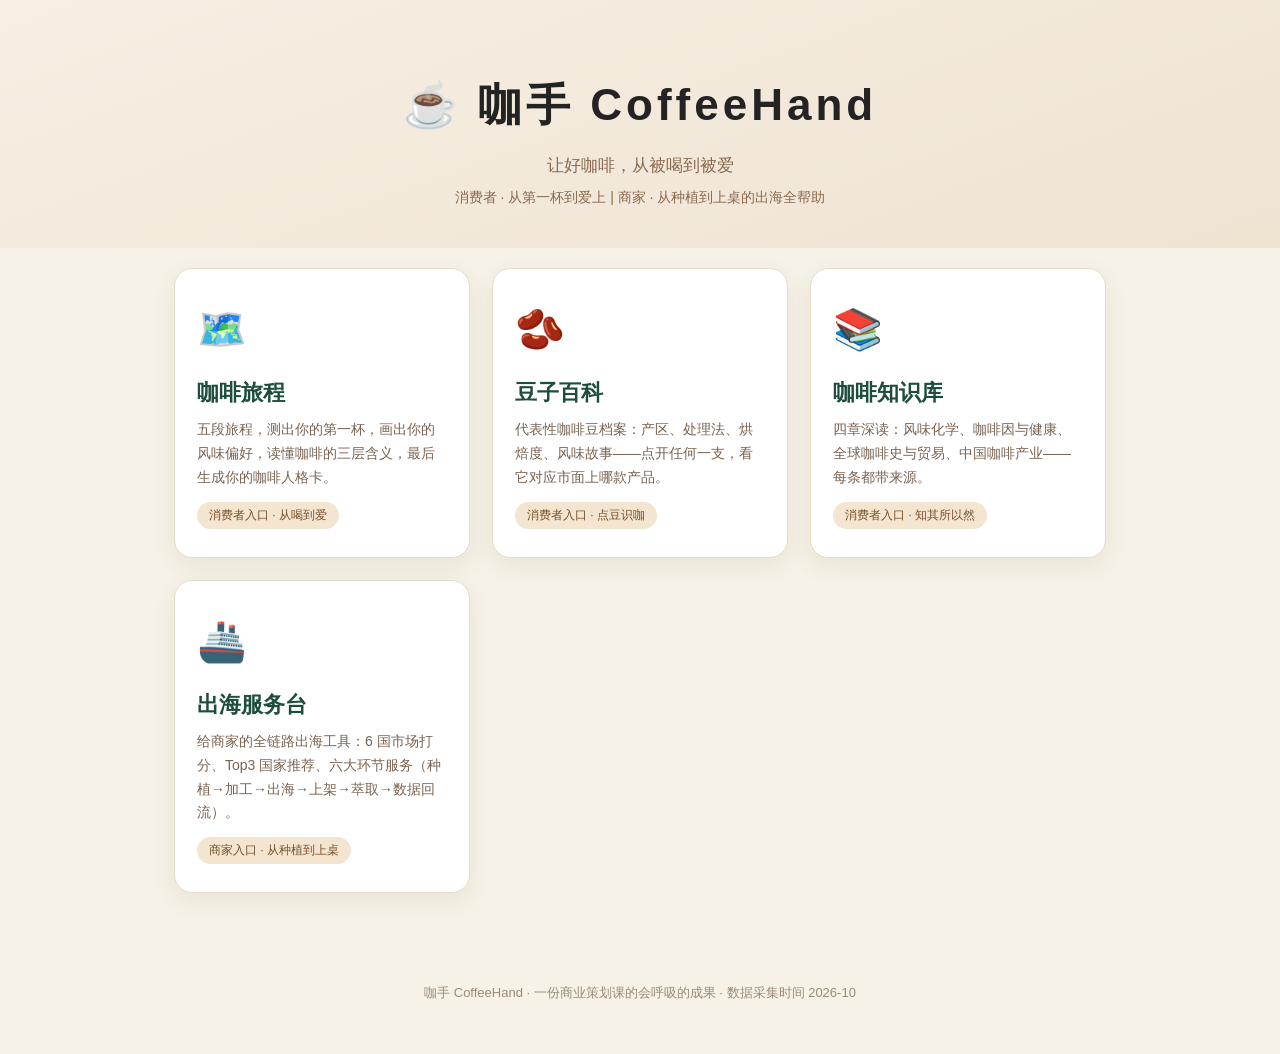
<file: index.html>
<!DOCTYPE html>
<html lang="zh-CN">
<head>
<meta charset="UTF-8">
<meta name="viewport" content="width=device-width, initial-scale=1.0">
<title>咖手 CoffeeHand · 让好咖啡，从被喝到被爱</title>
<link rel="stylesheet" href="styles.css">
<style>
  .home-hero { text-align:center; padding:70px 20px 40px; background:linear-gradient(160deg,#f7efe4 0%,#efe3d2 100%); }
  .home-hero h1 { font-size:44px; letter-spacing:4px; }
  .home-hero .sub { color:#8a6a4f; font-size:17px; margin-top:12px; }
  .doors { display:grid; grid-template-columns:repeat(auto-fit,minmax(240px,1fr)); gap:22px; padding:20px 34px 60px; max-width:1000px; margin:0 auto; }
  .door { background:#fff; border-radius:18px; padding:28px 22px; text-decoration:none; color:#3f2e22;
          box-shadow:0 8px 24px rgba(63,46,34,.08); transition:transform .2s, box-shadow .2s; display:block; position:relative; }
  .door:hover { transform:translateY(-6px); box-shadow:0 16px 34px rgba(63,46,34,.16); }
  .door .icon { font-size:40px; }
  .door h2 { font-size:22px; margin:14px 0 8px; }
  .door p { color:#7a6250; font-size:14px; line-height:1.7; }
  .door .tag { display:inline-block; background:#f3e5d0; color:#7a4f2a; border-radius:999px; padding:4px 12px; font-size:12px; margin-top:12px; }
  .foot { text-align:center; color:#9b8a78; padding:30px 0 50px; font-size:13px; }
</style>
</head>
<body>
  <div class="home-hero">
    <h1>☕ 咖手 CoffeeHand</h1>
    <p class="sub">让好咖啡，从被喝到被爱</p>
    <p class="sub" style="font-size:14px;margin-top:6px;">消费者 · 从第一杯到爱上 | 商家 · 从种植到上桌的出海全帮助</p>
  </div>

  <div class="doors">
    <a class="door" href="journey.html">
      <div class="icon">🗺️</div>
      <h2>咖啡旅程</h2>
      <p>五段旅程，测出你的第一杯，画出你的风味偏好，读懂咖啡的三层含义，最后生成你的咖啡人格卡。</p>
      <span class="tag">消费者入口 · 从喝到爱</span>
    </a>
    <a class="door" href="beans.html">
      <div class="icon">🫘</div>
      <h2>豆子百科</h2>
      <p>代表性咖啡豆档案：产区、处理法、烘焙度、风味故事——点开任何一支，看它对应市面上哪款产品。</p>
      <span class="tag">消费者入口 · 点豆识咖</span>
    </a>
    <a class="door" href="knowledge.html">
      <div class="icon">📚</div>
      <h2>咖啡知识库</h2>
      <p>四章深读：风味化学、咖啡因与健康、全球咖啡史与贸易、中国咖啡产业——每条都带来源。</p>
      <span class="tag">消费者入口 · 知其所以然</span>
    </a>
    <a class="door" href="market.html">
      <div class="icon">🚢</div>
      <h2>出海服务台</h2>
      <p>给商家的全链路出海工具：6 国市场打分、Top3 国家推荐、六大环节服务（种植→加工→出海→上架→萃取→数据回流）。</p>
      <span class="tag">商家入口 · 从种植到上桌</span>
    </a>
  </div>

  <div class="foot">咖手 CoffeeHand · 一份商业策划课的会呼吸的成果 · 数据采集时间 2026-10</div>
</body>
</html>
</file>
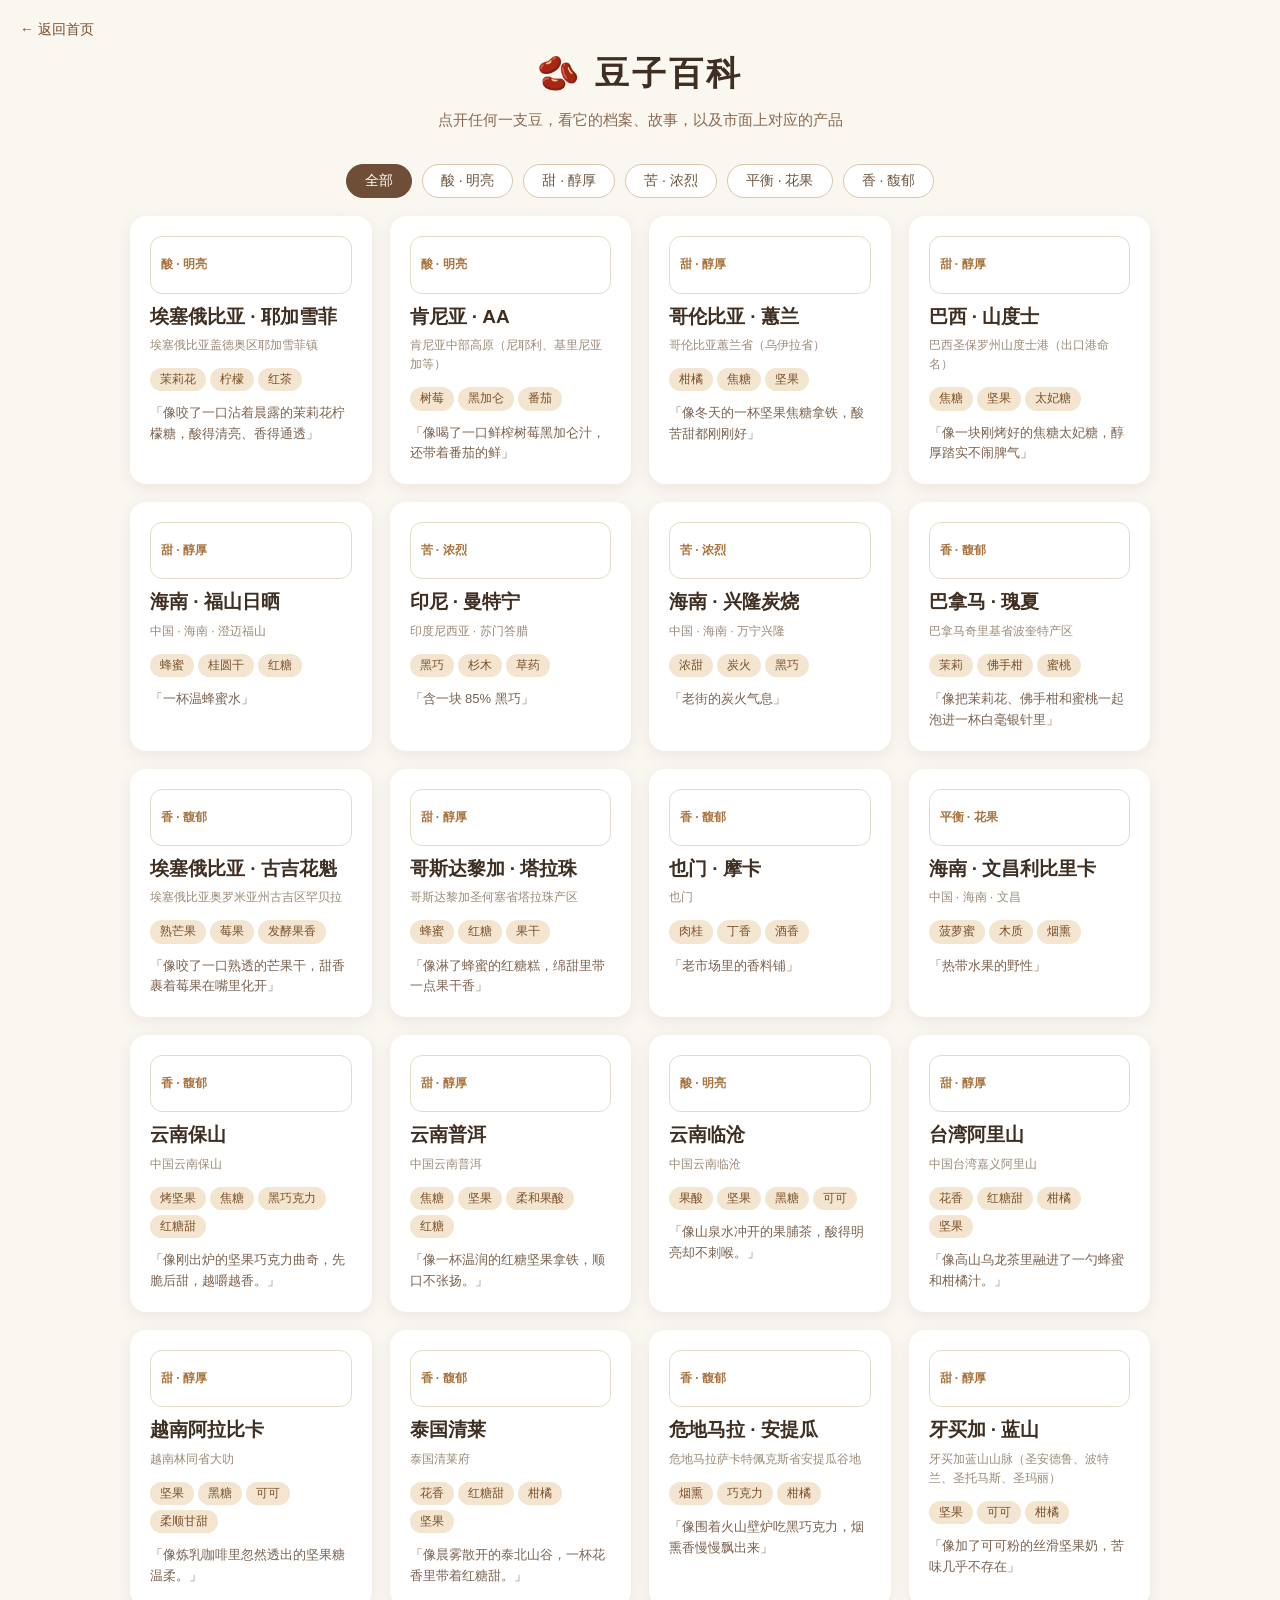
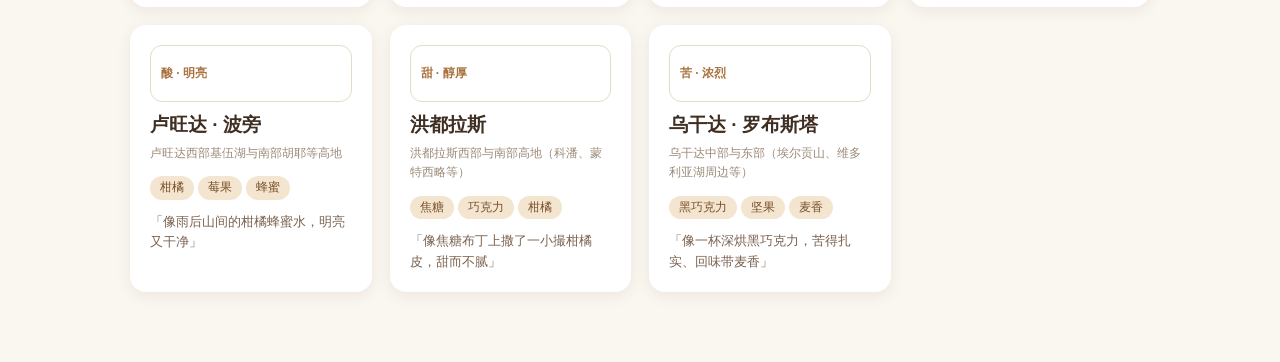
<file: beans.html>
<!DOCTYPE html>
<html lang="zh-CN">
<head>
<meta charset="UTF-8">
<meta name="viewport" content="width=device-width, initial-scale=1.0">
<title>咖手 · 豆子百科</title>
<link rel="stylesheet" href="styles.css">
<style>
  body { background:#faf6f0; color:#3f2e22; margin:0; font-family:"Microsoft YaHei","PingFang SC",sans-serif; }
  .beans-wrap { max-width:1060px; margin:0 auto; padding:0 20px 70px; }
  .beans-header { text-align:center; padding:46px 10px 10px; }
  .beans-header h1 { font-size:34px; letter-spacing:3px; margin:0; }
  .beans-header .sub { color:#8a6a4f; margin-top:8px; font-size:15px; }
  .home-link { position:absolute; top:18px; left:20px; color:#7a4f2a; text-decoration:none; font-size:14px; }
  .filters { display:flex; gap:10px; justify-content:center; flex-wrap:wrap; margin:22px 0 8px; }
  .filter { border:1px solid #d8c6ae; background:#fff; color:#6b543f; border-radius:999px; padding:7px 18px; cursor:pointer; font-size:14px; }
  .filter.active { background:#6f4e37; color:#fff; border-color:#6f4e37; }
  .bean-grid { display:grid; grid-template-columns:repeat(auto-fill,minmax(240px,1fr)); gap:18px; margin-top:18px; }
  .bean-card { background:#fff; border-radius:16px; padding:20px; cursor:pointer; box-shadow:0 4px 16px rgba(63,46,34,.07); transition:transform .15s; }
  .bean-card:hover { transform:translateY(-4px); }
  .bean-card .axis { font-size:12px; color:#a9743f; font-weight:bold; }
  .bean-card h3 { margin:8px 0 4px; font-size:19px; }
  .bean-card .region { color:#9b8a78; font-size:12px; margin-bottom:10px; }
  .bean-card .flavors span { display:inline-block; background:#f3e5d0; color:#7a4f2a; border-radius:999px; padding:2px 10px; font-size:12px; margin:2px 4px 2px 0; }
  .bean-card .like { margin-top:10px; color:#7a6250; font-size:13px; }
  .overlay { position:fixed; inset:0; background:rgba(30,20,12,.55); display:none; align-items:center; justify-content:center; z-index:50; padding:18px; }
  .overlay.show { display:flex; }
  .detail { background:#fff; border-radius:20px; max-width:680px; width:100%; max-height:88vh; overflow:auto; padding:30px 32px; position:relative; }
  .detail .close { position:absolute; top:14px; right:18px; font-size:26px; cursor:pointer; color:#9b8a78; background:none; border:none; }
  .detail h2 { margin:0 0 4px; font-size:26px; }
  .detail .axis-tag { display:inline-block; background:#6f4e37; color:#fff; border-radius:999px; padding:3px 12px; font-size:12px; }
  .detail .meta { margin:12px 0; background:#faf3ea; border-radius:12px; padding:14px 16px; font-size:14px; line-height:2; }
  .detail .meta b { color:#6f4e37; }
  .detail h4 { margin:18px 0 6px; color:#6f4e37; font-size:15px; border-left:4px solid #c89a6a; padding-left:8px; }
  .detail p { line-height:1.9; font-size:14.5px; color:#4a3728; }
  .detail .facts li { font-size:13px; color:#8a6a4f; margin:4px 0; }
  .drink-item { border:1px solid #eadfce; border-radius:12px; padding:12px 14px; margin:8px 0; font-size:14px; }
  .drink-item .dr-name { font-weight:bold; color:#3f2e22; }
  .drink-item .dr-meta { color:#8a6a4f; font-size:12.5px; margin-top:4px; line-height:1.7; }
  .drink-item a { color:#a9743f; font-size:12.5px; text-decoration:none; }
  .warn { font-size:12px; color:#b08758; margin-top:8px; }
  .similar a { display:inline-block; background:#f3e5d0; color:#7a4f2a; text-decoration:none; border-radius:999px; padding:5px 14px; font-size:13px; margin:4px 6px 0 0; }
  .no-data { color:#9b8a78; font-size:13px; }
</style>
</head>
<body>
<a class="home-link" href="index.html">← 返回首页</a>
<div class="beans-wrap">
  <div class="beans-header">
    <h1>🫘 豆子百科</h1>
    <div class="sub">点开任何一支豆，看它的档案、故事，以及市面上对应的产品</div>
  </div>
  <div class="filters" id="filters">
    <button class="filter active" data-axis="all">全部</button>
    <button class="filter" data-axis="sour">酸 · 明亮</button>
    <button class="filter" data-axis="sweet">甜 · 醇厚</button>
    <button class="filter" data-axis="bitter">苦 · 浓烈</button>
    <button class="filter" data-axis="floral">平衡 · 花果</button>
    <button class="filter" data-axis="aroma">香 · 馥郁</button>
  </div>
  <div class="bean-grid" id="grid"></div>
</div>

<div class="overlay" id="overlay">
  <div class="detail" id="detail"></div>
</div>

<script src="beans.js"></script>
<script src="drinks.js" onerror="window.DRINKS=[]"></script>
<script>
  const AXIS_LABEL = { sour:"酸 · 明亮", sweet:"甜 · 醇厚", bitter:"苦 · 浓烈", floral:"平衡 · 花果", aroma:"香 · 馥郁" };
  let currentFilter = "all";
  const grid = document.getElementById("grid");
  const overlay = document.getElementById("overlay");
  const detail = document.getElementById("detail");

  function renderGrid(){
    const list = BEANS.filter(b => currentFilter === "all" || b.axis === currentFilter);
    grid.innerHTML = list.map(b => `
      <div class="bean-card" onclick="openBean('${b.id}')">
        <div class="axis">${AXIS_LABEL[b.axis] || b.axis}</div>
        <h3>${b.name}</h3>
        <div class="region">${b.region}</div>
        <div class="flavors">${b.flavors.map(f => `<span>${f}</span>`).join("")}</div>
        <div class="like">「${b.like}」</div>
      </div>`).join("");
  }

  function openBean(id){
    const b = BEANS.find(x => x.id === id);
    if(!b) return;
    const drinks = drinkMatches(b);
    const conf = b.confidence === "低" ? '<span class="axis-tag" style="background:#b08758;margin-left:8px">低置信 · 待核实</span>' : "";
    const secs = b.sections ? [
      ["产地档案", b.sections.origin],
      ["风味科学", b.sections.science],
      ["历史故事", b.sections.history],
      ["冲煮指南", b.sections.brew],
      ["健康与文化", b.sections.culture],
      ["市售对应", b.sections.market]
    ].filter(s => s[1]).map(s => `<h4>${s[0]}</h4><p>${s[1]}</p>`).join("")
    : `<h4>豆子的故事</h4><p>${b.story}</p>
      <h4>怎么冲</h4><p>${b.brew}</p>
      <h4>可查证的事实</h4><ul class="facts">${(b.facts||[]).map(f => `<li>${f}</li>`).join("")}</ul>`;
    const srcs = (b.sources || []).map(s => `<a href="${s.url}" target="_blank">${s.label} ↗</a>`).join(" ");
    detail.innerHTML = `
      <button class="close" onclick="overlay.classList.remove('show')">×</button>
      <h2>${b.name}</h2>
      <span class="axis-tag">${AXIS_LABEL[b.axis] || b.axis}</span>${conf}
      <div class="meta">
        <b>产区：</b>${b.region}<br>
        <b>品种：</b>${b.variety}<br>
        <b>处理法：</b>${b.process}　<b>烘焙度：</b>${b.roast}<br>
        <b>风味：</b>${b.flavors.join(" / ")}<br>
        <b>喝起来像：</b>「${b.like}」
      </div>
      ${secs}
      <h4>市售对应产品</h4>
      <div id="drink-box">${renderDrinks(drinks)}</div>
      <h4>口味相近的豆</h4>
      <div class="similar">${b.similar.map(s => {
        const sBean = BEANS.find(x => x.id === s);
        return sBean ? `<a onclick="openBean('${sBean.id}')">${sBean.name}</a>` : "";
      }).join("")}</div>
      ${srcs ? `<div class="warn">来源：${srcs} · 采集 2026-10</div>` : ""}
    `;
    overlay.classList.add("show");
  }

  function drinkAxis(d){
    const f = (d.flavor || "") + (d.beans || "");
    if (f.indexOf("偏酸") !== -1) return "sour";
    if (f.indexOf("偏苦") !== -1) return "bitter";
    if (f.indexOf("偏甜") !== -1) return "sweet";
    if (f.indexOf("偏香") !== -1) return "aroma";
    return "";
  }

  function drinkMatches(bean){
    if(!window.DRINKS || !window.DRINKS.length) return [];
    const short = (bean.name || "").split(" · ")[1] || bean.name;
    return window.DRINKS.filter(d => drinkAxis(d) === bean.axis || ((d.beans||"").indexOf(short) !== -1)).slice(0,4);
  }

  function renderDrinks(drinks){
    if(!drinks || !drinks.length) return `<div class="no-data">市售对应数据库整理中（调研完成后自动点亮）。</div>`;
    return drinks.map(d => {
      const conf = d.confidence === "低" ? `<span style="color:#b08758">（用豆信息置信度低 · 仅供参考）</span>` : "";
      const unpub = d.unpublished ? `<br><span style="color:#b08758">未公开：${d.unpublished}</span>` : "";
      const srcs = (d.source || []).map(u => `<a href="${u}" target="_blank">来源 ↗</a>`).join(" ");
      return `<div class="drink-item">
        <div class="dr-name">${d.brand || ""} · ${d.product || ""}${conf}</div>
        <div class="dr-meta">${d.type || ""} ｜ 用豆：${d.beans || ""} ｜ ${d.flavor || ""}${unpub}<br>${d.price_cny || ""}</div>
        <div class="dr-src">${srcs}</div>
      </div>`;
    }).join("") + `<div class="warn">数据采集于 2026-10，价格与配方以品牌官方最新信息为准。</div>`;
  }

  document.querySelectorAll(".filter").forEach(btn => {
    btn.addEventListener("click", () => {
      document.querySelectorAll(".filter").forEach(b => b.classList.remove("active"));
      btn.classList.add("active");
      currentFilter = btn.dataset.axis;
      renderGrid();
    });
  });
  overlay.addEventListener("click", e => { if(e.target === overlay) overlay.classList.remove("show"); });
  renderGrid();
  // 深链：从旅程页点豆跳过来（beans.html?id=fushan）自动打开详情
  const qs = new URLSearchParams(location.search);
  if (qs.get("id")) setTimeout(() => openBean(qs.get("id")), 100);
</script>
</body>
</html>
</file>
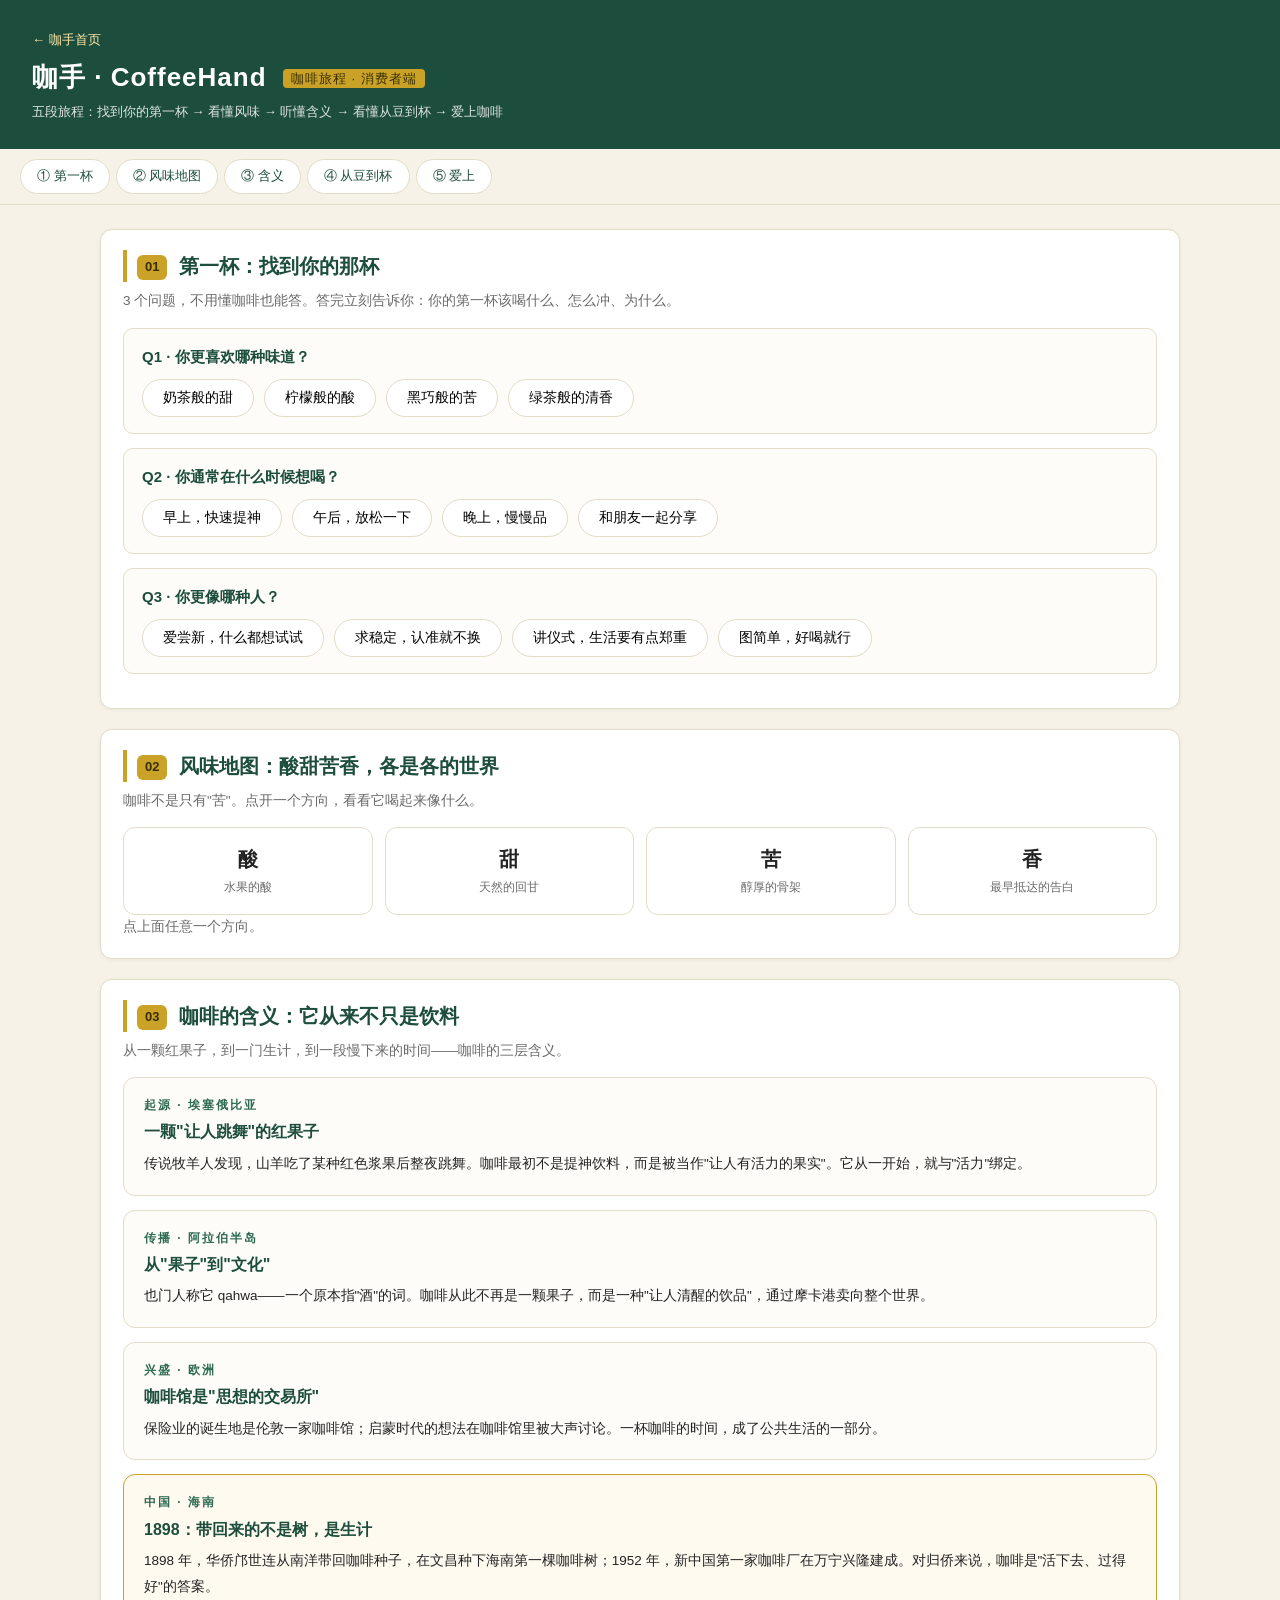
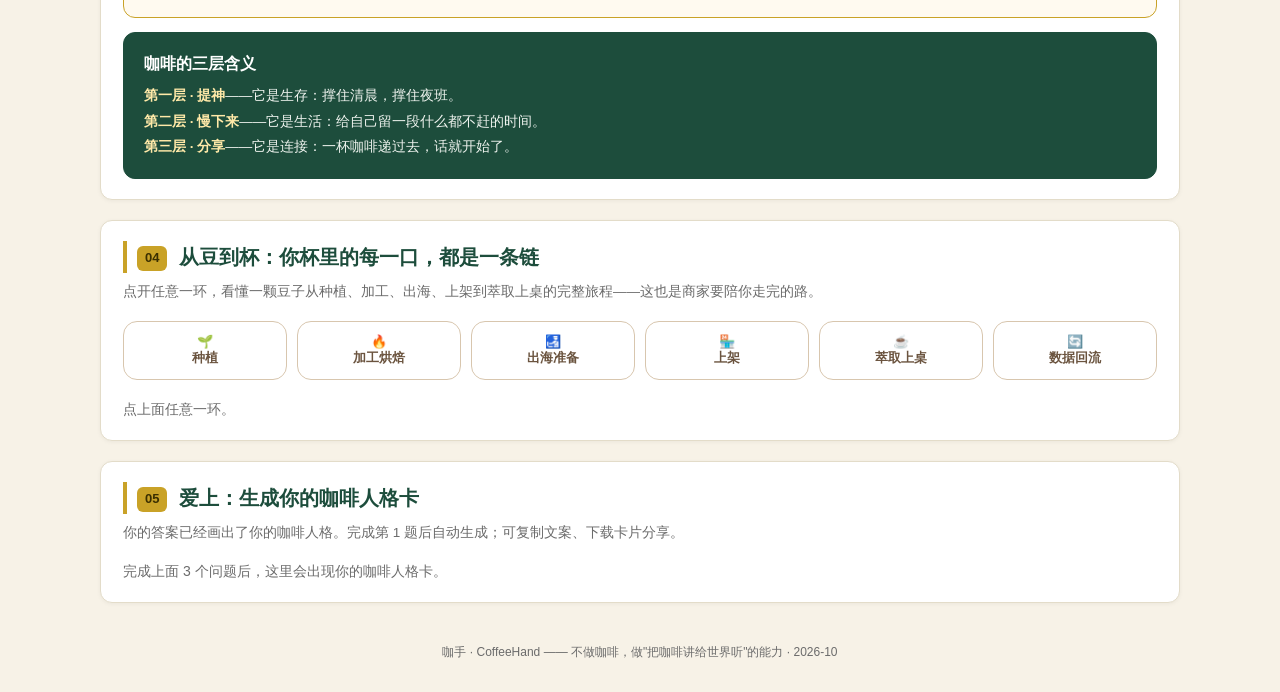
<file: journey.html>
<!DOCTYPE html>
<html lang="zh-CN">
<head>
<meta charset="UTF-8">
<meta name="viewport" content="width=device-width, initial-scale=1.0">
<title>咖啡旅程 —— 从第一杯，到爱上咖啡</title>
<link rel="stylesheet" href="styles.css">
</head>
<body class="journey">
<header>
  <a class="home-link" href="index.html">← 咖手首页</a>
  <div class="brand">咖手 · CoffeeHand <span class="tag">咖啡旅程 · 消费者端</span></div>
  <div class="sub">五段旅程：找到你的第一杯 → 看懂风味 → 听懂含义 → 看懂从豆到杯 → 爱上咖啡</div>
</header>

<nav class="jnav">
  <a href="#s1">① 第一杯</a>
  <a href="#s2">② 风味地图</a>
  <a href="#s3">③ 含义</a>
  <a href="#s4">④ 从豆到杯</a>
  <a href="#s5">⑤ 爱上</a>
</nav>

<main class="wrap">

  <!-- ① 第一杯 -->
  <section class="panel stage" id="s1">
    <h2><span class="st-num">01</span> 第一杯：找到你的那杯</h2>
    <p class="stage-sub">3 个问题，不用懂咖啡也能答。答完立刻告诉你：你的第一杯该喝什么、怎么冲、为什么。</p>

    <div class="q-card" id="q1">
      <h3>Q1 · 你更喜欢哪种味道？</h3>
      <div class="q-opts">
        <button class="q-opt" data-q="1" data-a="sweet">奶茶般的甜</button>
        <button class="q-opt" data-q="1" data-a="sour">柠檬般的酸</button>
        <button class="q-opt" data-q="1" data-a="bitter">黑巧般的苦</button>
        <button class="q-opt" data-q="1" data-a="floral">绿茶般的清香</button>
      </div>
    </div>

    <div class="q-card" id="q2">
      <h3>Q2 · 你通常在什么时候想喝？</h3>
      <div class="q-opts">
        <button class="q-opt" data-q="2" data-a="morning">早上，快速提神</button>
        <button class="q-opt" data-q="2" data-a="afternoon">午后，放松一下</button>
        <button class="q-opt" data-q="2" data-a="night">晚上，慢慢品</button>
        <button class="q-opt" data-q="2" data-a="social">和朋友一起分享</button>
      </div>
    </div>

    <div class="q-card" id="q3">
      <h3>Q3 · 你更像哪种人？</h3>
      <div class="q-opts">
        <button class="q-opt" data-q="3" data-a="adventurer">爱尝新，什么都想试试</button>
        <button class="q-opt" data-q="3" data-a="steady">求稳定，认准就不换</button>
        <button class="q-opt" data-q="3" data-a="ritual">讲仪式，生活要有点郑重</button>
        <button class="q-opt" data-q="3" data-a="simple">图简单，好喝就行</button>
      </div>
    </div>

    <div id="firstCup" style="display:none"></div>
  </section>

  <!-- ② 风味地图 -->
  <section class="panel stage" id="s2">
    <h2><span class="st-num">02</span> 风味地图：酸甜苦香，各是各的世界</h2>
    <p class="stage-sub">咖啡不是只有"苦"。点开一个方向，看看它喝起来像什么。</p>
    <div class="flavor-axes">
      <button class="axis sour" data-axis="sour">酸<br><small>水果的酸</small></button>
      <button class="axis sweet" data-axis="sweet">甜<br><small>天然的回甘</small></button>
      <button class="axis bitter" data-axis="bitter">苦<br><small>醇厚的骨架</small></button>
      <button class="axis aroma" data-axis="aroma">香<br><small>最早抵达的告白</small></button>
    </div>
    <div id="flavorDetail"><p class="placeholder">点上面任意一个方向。</p></div>
  </section>

  <!-- ③ 含义 -->
  <section class="panel stage" id="s3">
    <h2><span class="st-num">03</span> 咖啡的含义：它从来不只是饮料</h2>
    <p class="stage-sub">从一颗红果子，到一门生计，到一段慢下来的时间——咖啡的三层含义。</p>
    <div class="meaning-list">
      <div class="meaning-card">
        <div class="m-time">起源 · 埃塞俄比亚</div>
        <h3>一颗"让人跳舞"的红果子</h3>
        <p>传说牧羊人发现，山羊吃了某种红色浆果后整夜跳舞。咖啡最初不是提神饮料，而是被当作"让人有活力的果实"。它从一开始，就与"活力"绑定。</p>
      </div>
      <div class="meaning-card">
        <div class="m-time">传播 · 阿拉伯半岛</div>
        <h3>从"果子"到"文化"</h3>
        <p>也门人称它 qahwa——一个原本指"酒"的词。咖啡从此不再是一颗果子，而是一种"让人清醒的饮品"，通过摩卡港卖向整个世界。</p>
      </div>
      <div class="meaning-card">
        <div class="m-time">兴盛 · 欧洲</div>
        <h3>咖啡馆是"思想的交易所"</h3>
        <p>保险业的诞生地是伦敦一家咖啡馆；启蒙时代的想法在咖啡馆里被大声讨论。一杯咖啡的时间，成了公共生活的一部分。</p>
      </div>
      <div class="meaning-card hn">
        <div class="m-time">中国 · 海南</div>
        <h3>1898：带回来的不是树，是生计</h3>
        <p>1898 年，华侨邝世连从南洋带回咖啡种子，在文昌种下海南第一棵咖啡树；1952 年，新中国第一家咖啡厂在万宁兴隆建成。对归侨来说，咖啡是"活下去、过得好"的答案。</p>
      </div>
      <div class="meaning-card final">
        <h3>咖啡的三层含义</h3>
        <p><b>第一层 · 提神</b>——它是生存：撑住清晨，撑住夜班。<br>
           <b>第二层 · 慢下来</b>——它是生活：给自己留一段什么都不赶的时间。<br>
           <b>第三层 · 分享</b>——它是连接：一杯咖啡递过去，话就开始了。</p>
      </div>
    </div>
  </section>

  <!-- ④ 从豆到杯 -->
  <section class="panel stage" id="s4">
    <h2><span class="st-num">04</span> 从豆到杯：你杯里的每一口，都是一条链</h2>
    <p class="stage-sub">点开任意一环，看懂一颗豆子从种植、加工、出海、上架到萃取上桌的完整旅程——这也是商家要陪你走完的路。</p>
    <div id="chainSteps" class="chain-steps"></div>
    <div id="chainDetail"><p class="placeholder">点上面任意一环。</p></div>
  </section>

  <!-- ⑤ 爱上 -->
  <section class="panel stage" id="s5">
    <h2><span class="st-num">05</span> 爱上：生成你的咖啡人格卡</h2>
    <p class="stage-sub">你的答案已经画出了你的咖啡人格。完成第 1 题后自动生成；可复制文案、下载卡片分享。</p>
    <div id="persona"><p class="placeholder">完成上面 3 个问题后，这里会出现你的咖啡人格卡。</p></div>
  </section>

</main>
<footer>咖手 · CoffeeHand —— 不做咖啡，做"把咖啡讲给世界听"的能力 · 2026-10</footer>

<script src="chain.js"></script>
<script src="journey.js"></script>
</body>
</html>
</file>
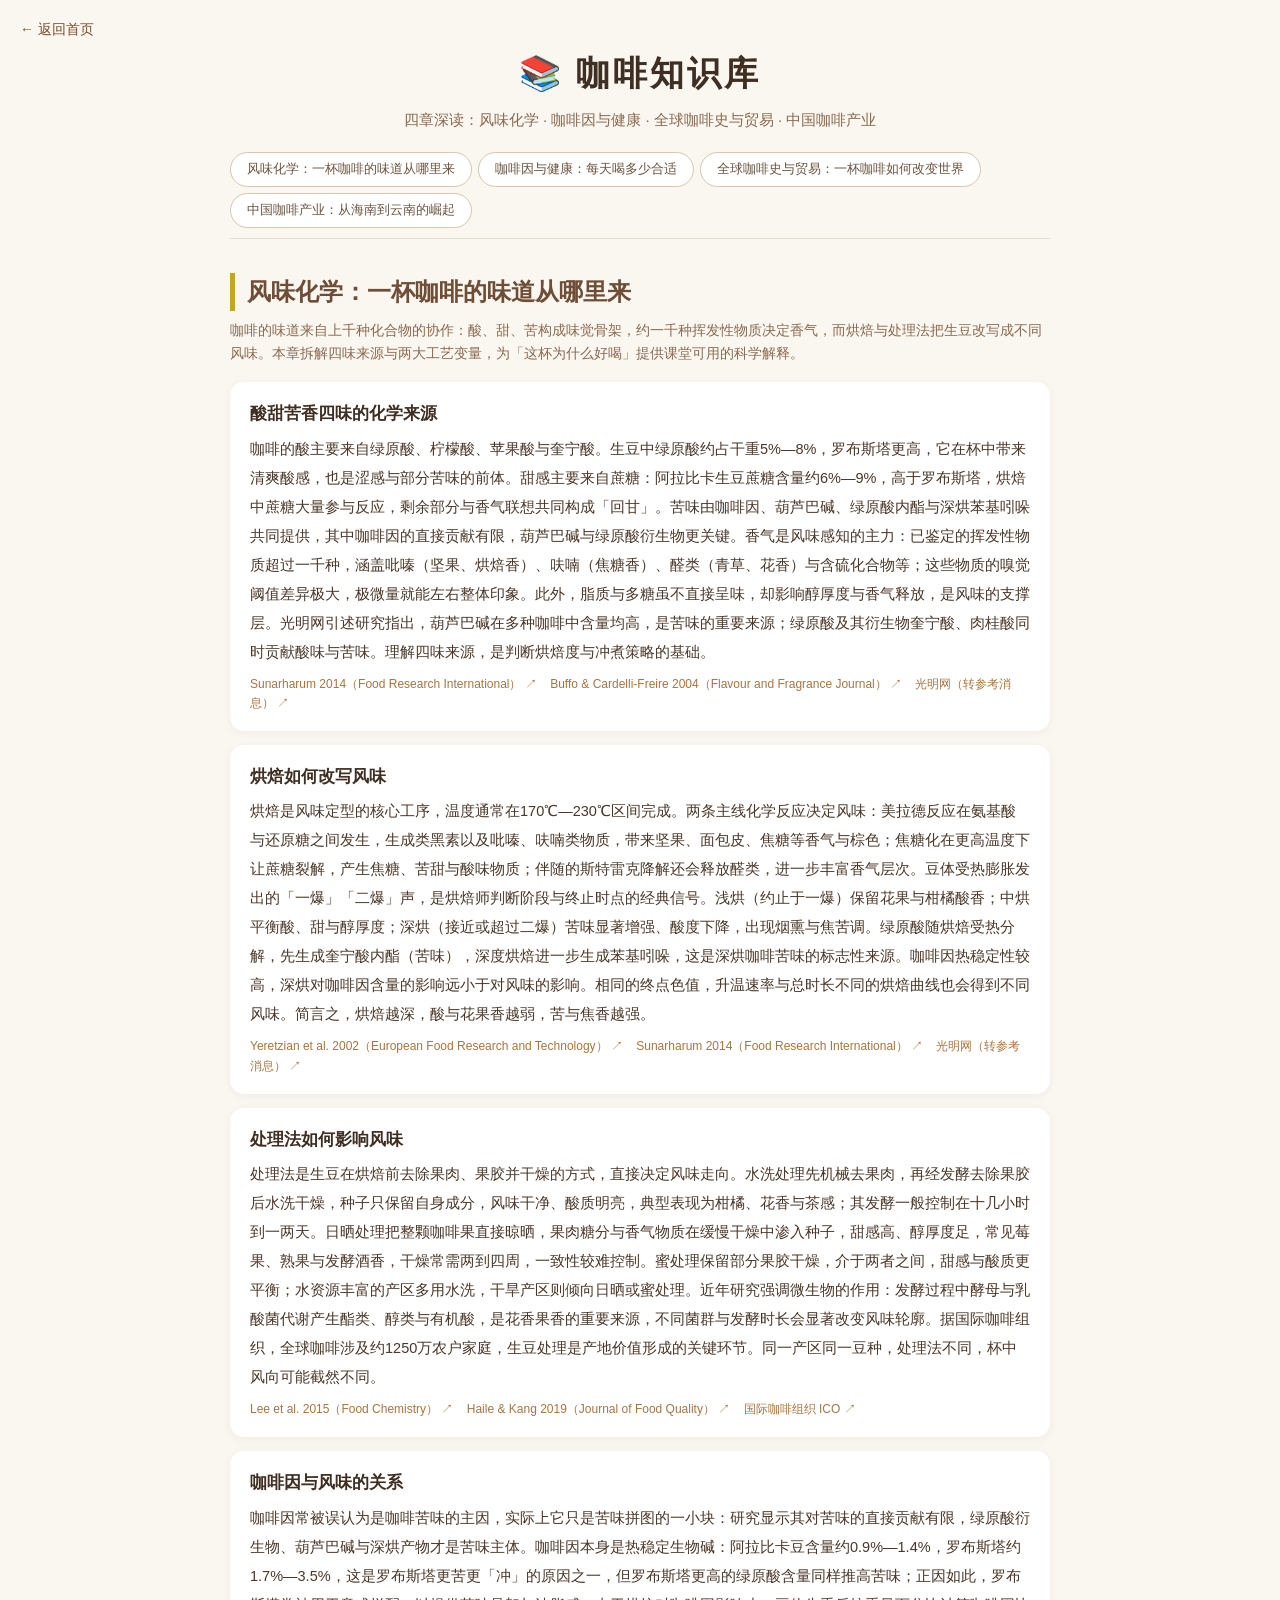
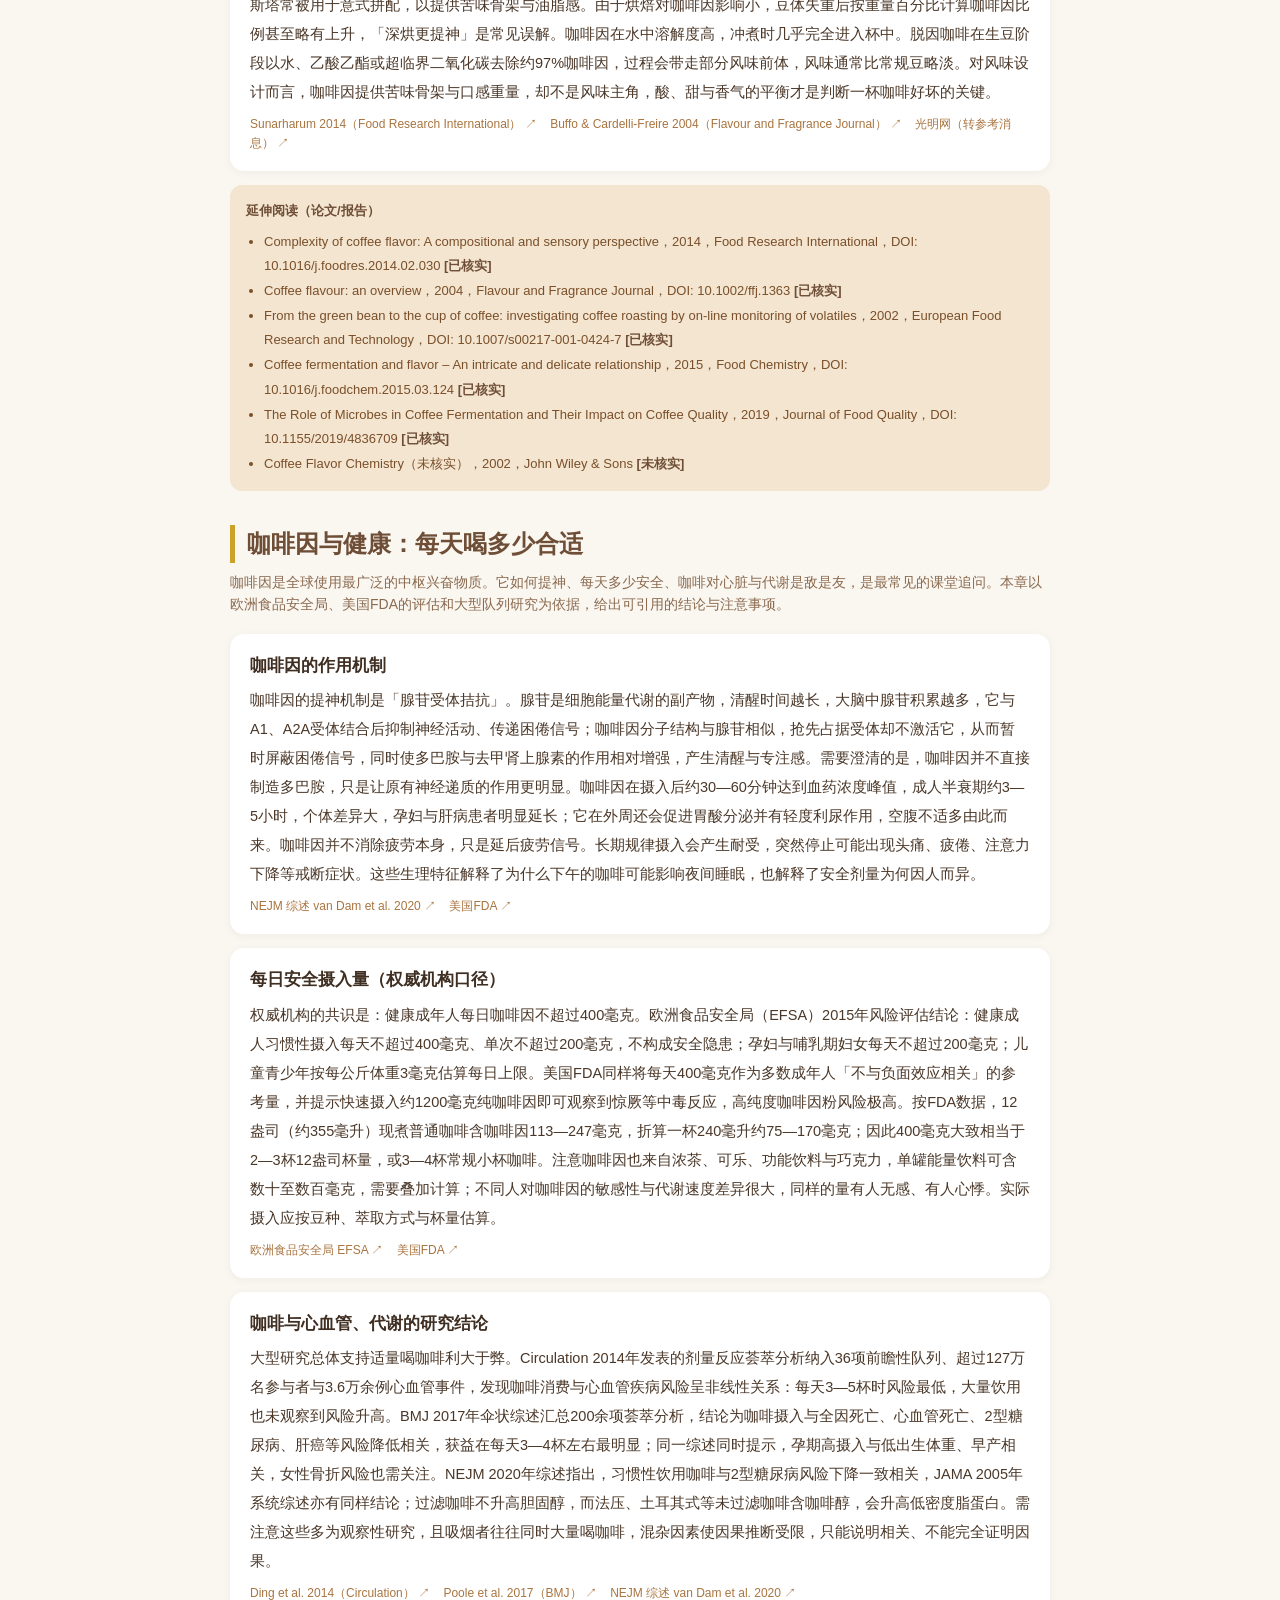
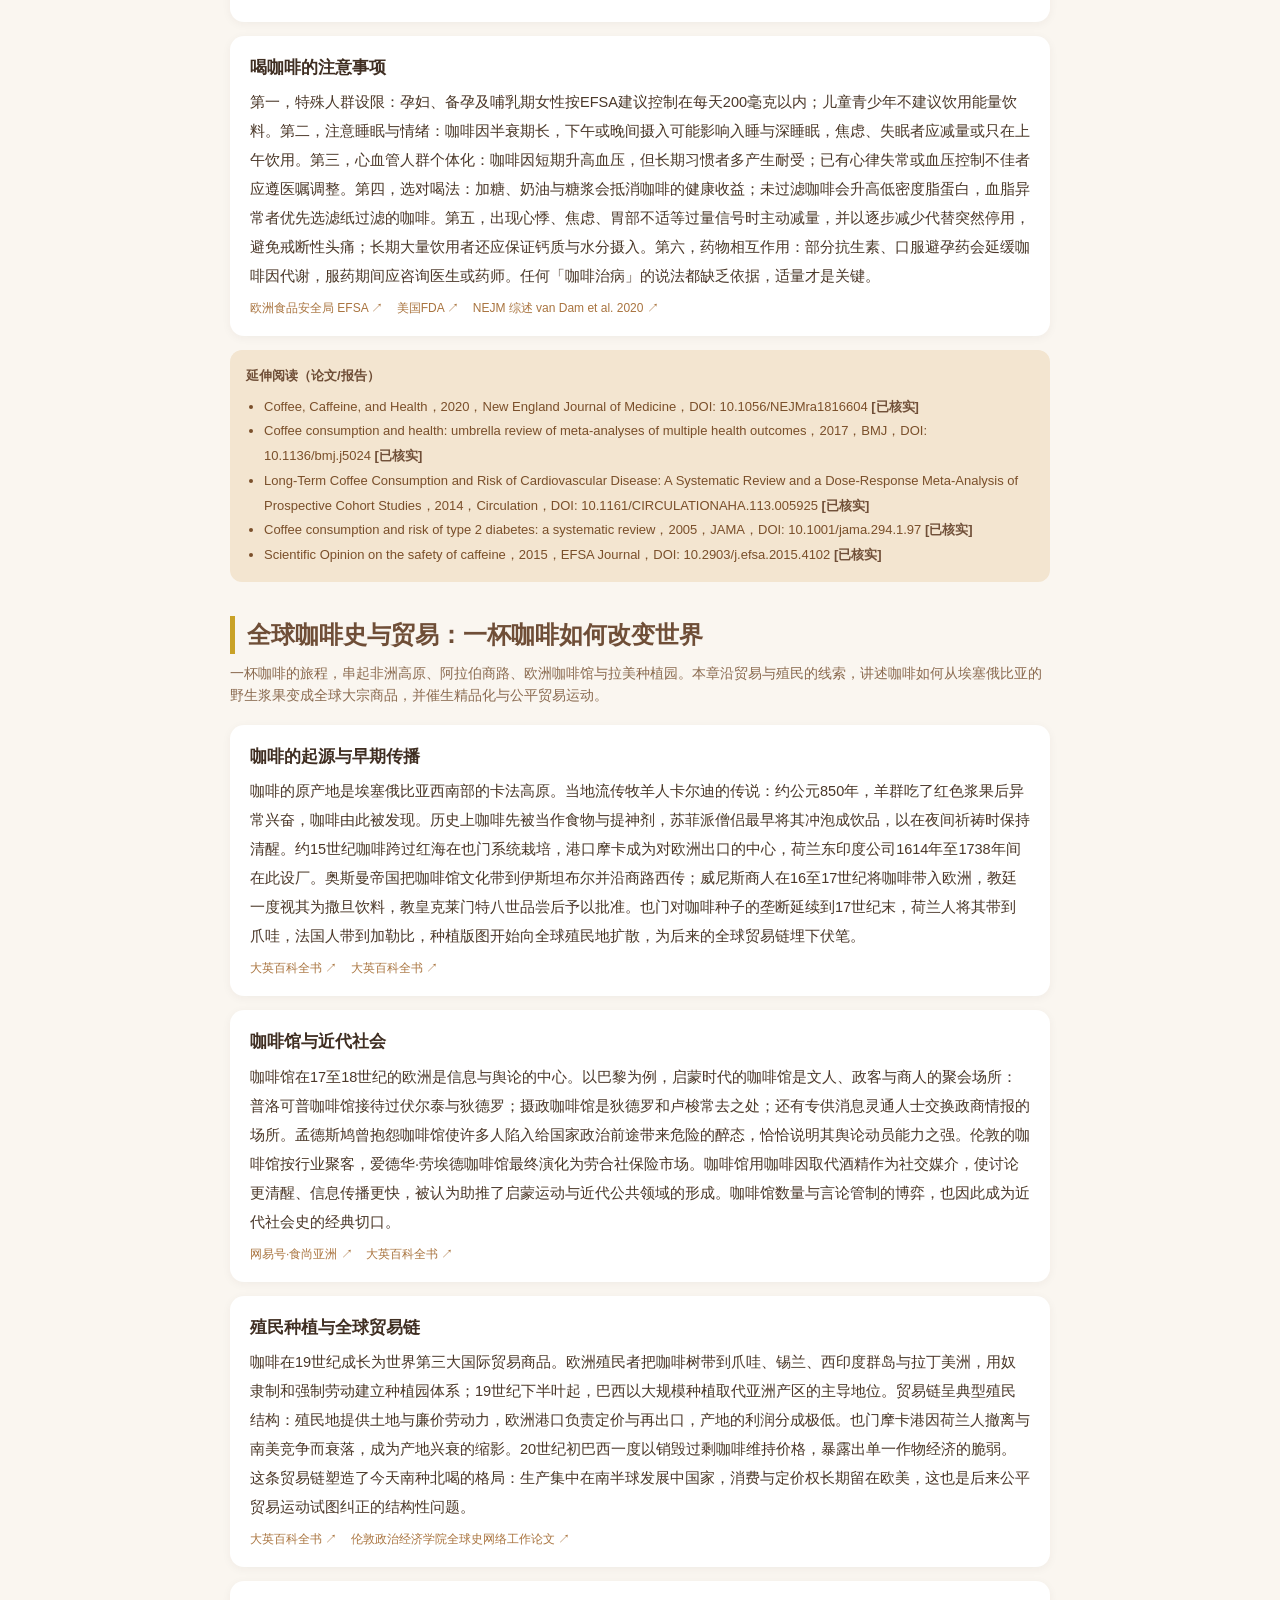
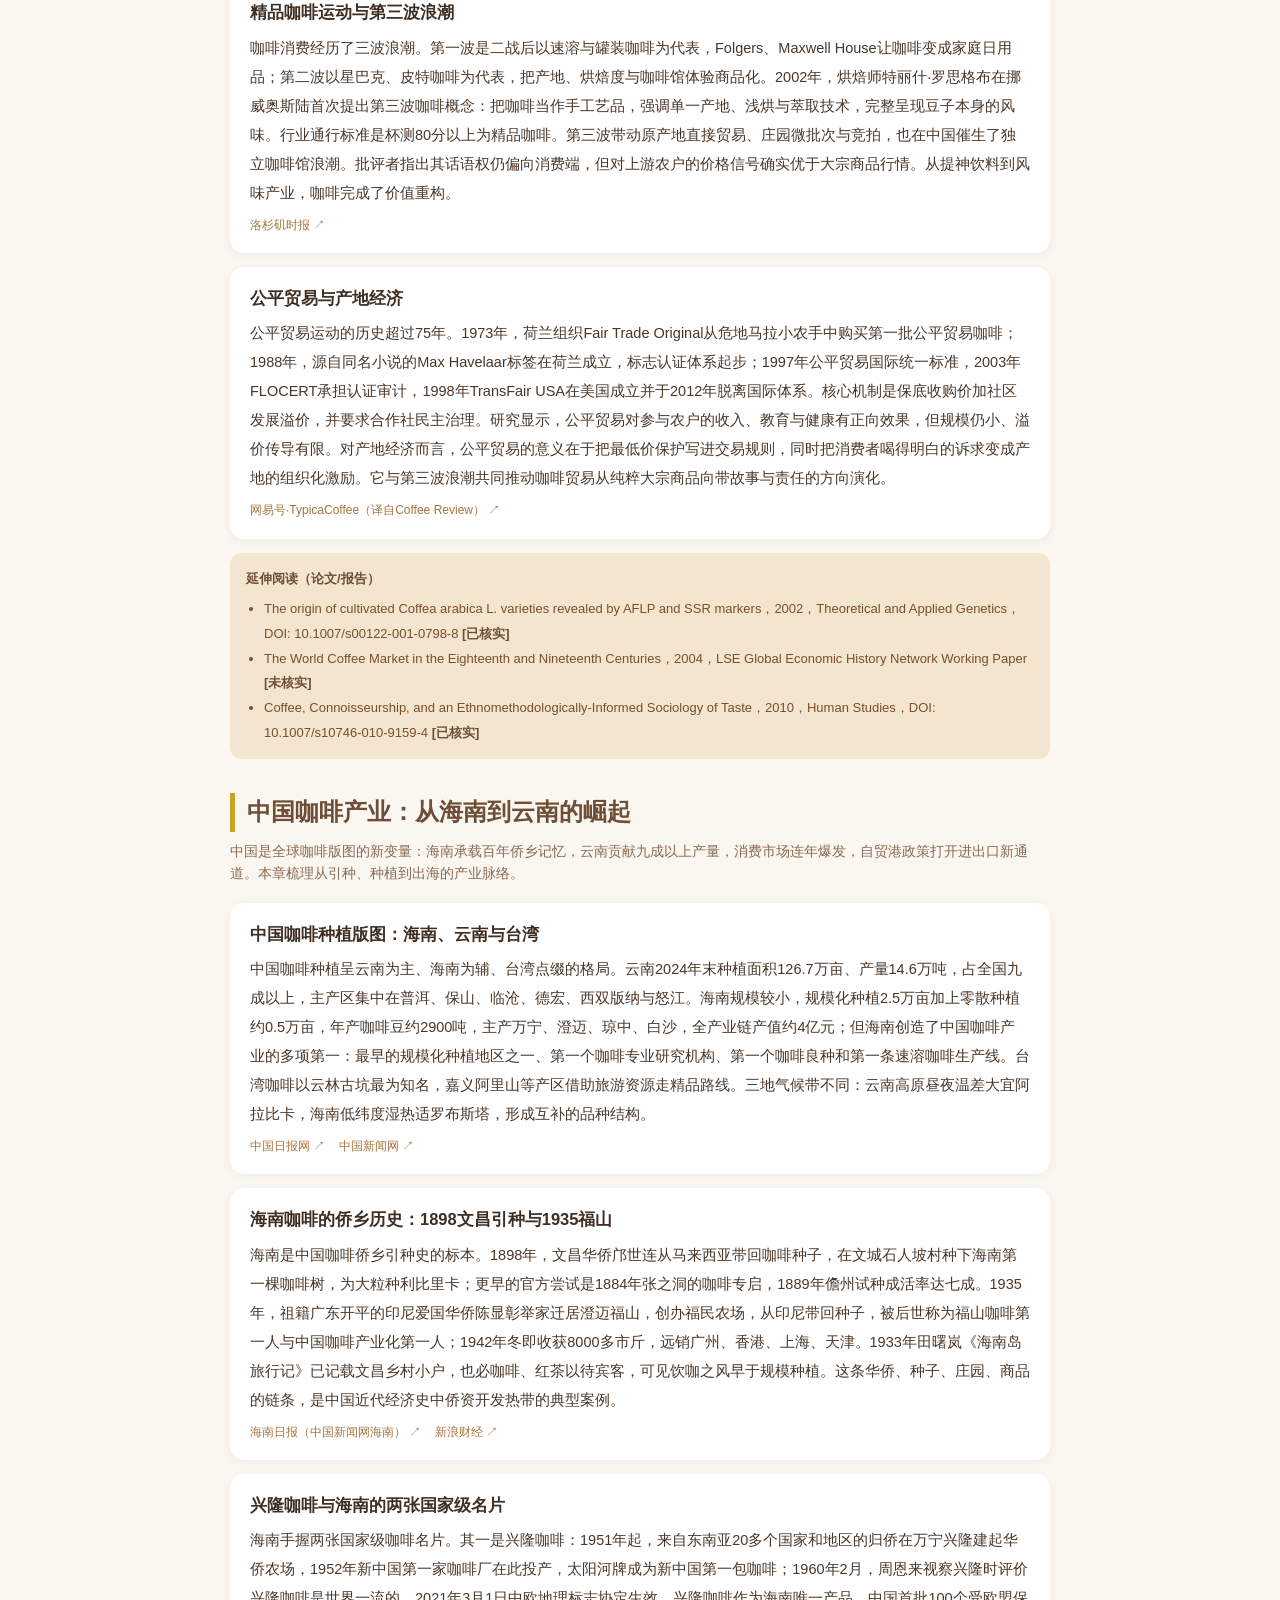
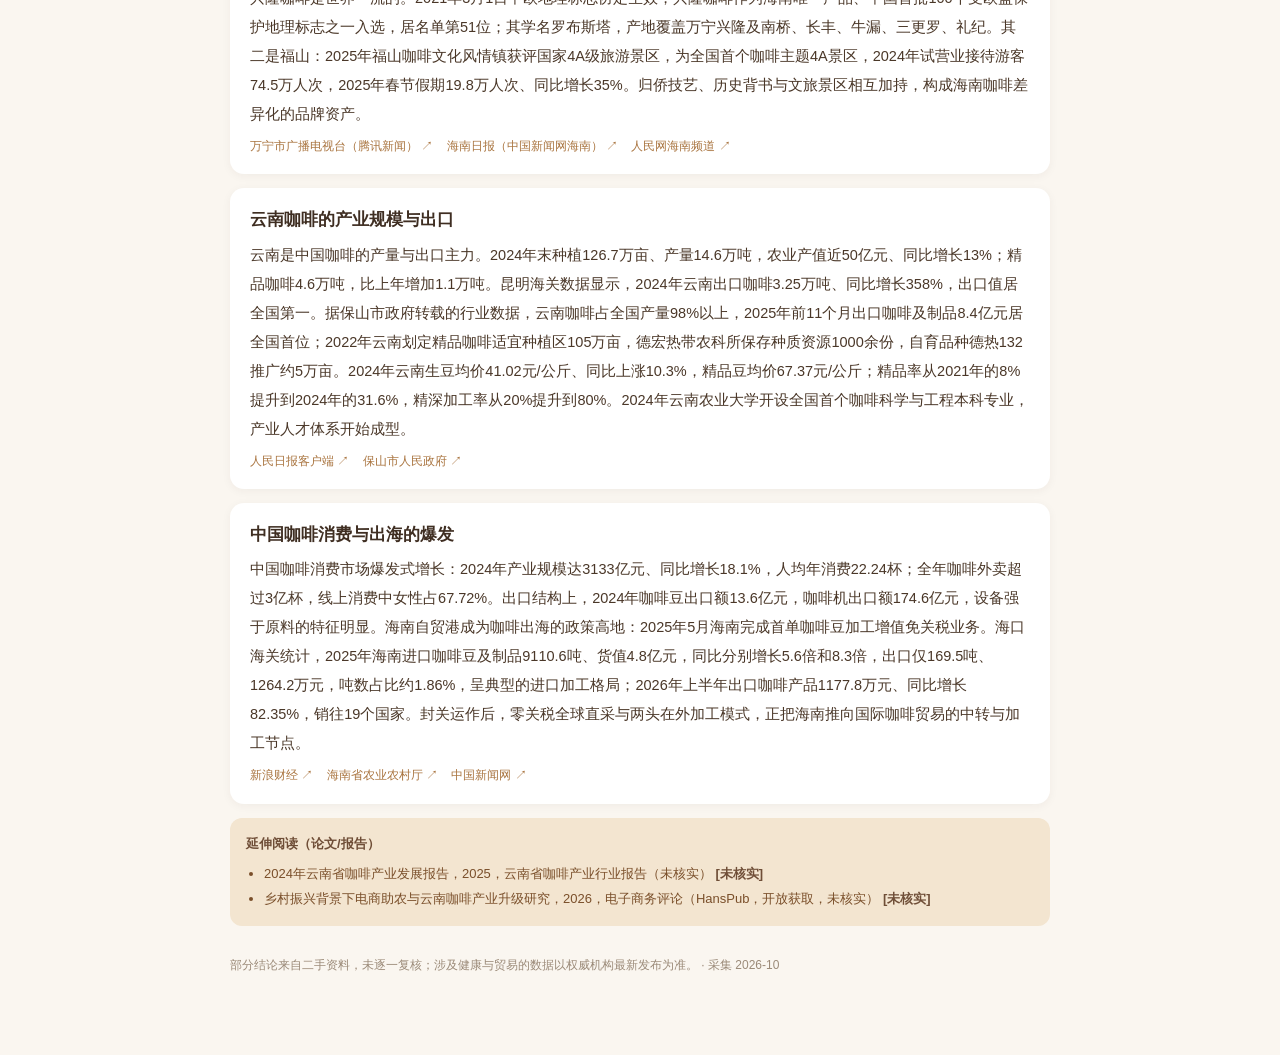
<file: knowledge.html>
<!DOCTYPE html>
<html lang="zh-CN">
<head>
<meta charset="UTF-8">
<meta name="viewport" content="width=device-width, initial-scale=1.0">
<title>咖手 · 咖啡知识库</title>
<link rel="stylesheet" href="styles.css">
<style>
  body { background:#faf6f0; color:#3f2e22; margin:0; font-family:"Microsoft YaHei","PingFang SC",sans-serif; }
  .kw-wrap { max-width:860px; margin:0 auto; padding:0 20px 80px; }
  .kw-header { text-align:center; padding:46px 10px 10px; }
  .kw-header h1 { font-size:34px; letter-spacing:3px; margin:0; }
  .kw-header .sub { color:#8a6a4f; margin-top:8px; font-size:15px; }
  .home-link { position:absolute; top:18px; left:20px; color:#7a4f2a; text-decoration:none; font-size:14px; }
  .kw-nav { position:sticky; top:0; z-index:9; background:#faf6f0; border-bottom:1px solid #e3dcc9; display:flex; gap:6px; padding:10px 0; flex-wrap:wrap; }
  .kw-nav a { font-size:13px; text-decoration:none; color:#6b543f; border:1px solid #d8c6ae; border-radius:999px; padding:6px 16px; background:#fff; }
  .kw-nav a:hover { background:#6f4e37; color:#fff; }
  .chapter { margin-top:34px; }
  .chapter h2 { font-size:24px; color:#6f4e37; border-left:5px solid #c9a227; padding-left:12px; }
  .chapter .intro { color:#8a6a4f; font-size:14px; margin:8px 0 18px; }
  .ksec { background:#fff; border-radius:14px; padding:18px 20px; margin-bottom:14px; box-shadow:0 2px 10px rgba(63,46,34,.05); }
  .ksec h3 { color:#3f2e22; font-size:16.5px; margin-bottom:8px; }
  .ksec p { font-size:14.5px; line-height:2; color:#4a3728; }
  .ksec .srcs { margin-top:8px; font-size:12px; }
  .ksec .srcs a { color:#a9743f; text-decoration:none; margin-right:10px; }
  .papers { background:#f3e5d0; border-radius:12px; padding:14px 16px; font-size:13px; color:#7a4f2a; line-height:1.9; margin-top:6px; }
  .papers b { color:#6f4e37; }
  .papers ul { margin:6px 0 0 18px; }
  .kw-note { margin-top:30px; font-size:12px; color:#9b8a78; }
  .placeholder { color:#9b8a78; font-size:14px; }
</style>
</head>
<body>
<a class="home-link" href="index.html">← 返回首页</a>
<div class="kw-wrap">
  <div class="kw-header">
    <h1>📚 咖啡知识库</h1>
    <div class="sub">四章深读：风味化学 · 咖啡因与健康 · 全球咖啡史与贸易 · 中国咖啡产业</div>
  </div>
  <div class="kw-nav" id="kwNav"></div>
  <div id="kwBody"><p class="placeholder">知识库整理中（调研完成后自动点亮）。</p></div>
</div>
<script src="knowledge.js" onerror="window.KNOWLEDGE=null"></script>
<script>
(function () {
  var data = window.KNOWLEDGE;
  if (!data || !data.chapters || !data.chapters.length) {
    document.getElementById("kwBody").innerHTML = '<p class="placeholder">知识库整理中（调研完成后自动点亮）。</p>';
    return;
  }
  document.getElementById("kwNav").innerHTML = data.chapters.map(function (c) {
    return '<a href="#ch-' + c.id + '">' + c.title + '</a>';
  }).join("");
  document.getElementById("kwBody").innerHTML = data.chapters.map(function (c) {
    var secs = (c.sections || []).map(function (s) {
      var srcs = (s.sources || []).map(function (u) {
        return '<a href="' + u.url + '" target="_blank">' + u.label + ' ↗</a>';
      }).join(" ");
      return '<div class="ksec"><h3>' + s.heading + '</h3><p>' + s.text + '</p>' +
        (srcs ? '<div class="srcs">' + srcs + '</div>' : "") + '</div>';
    }).join("");
    var papers = (c.papers || []).map(function (p) {
      return '<li>' + (p.title || "（标题待补）") + (p.year ? "，" + p.year : "") +
        (p.venue ? "，" + p.venue : "") + (p.doi ? "，DOI: " + p.doi : "") +
        ' <b>[' + (p.verified ? "已核实" : "未核实") + ']</b></li>';
    }).join("");
    return '<section class="chapter" id="ch-' + c.id + '"><h2>' + c.title + '</h2>' +
      (c.intro ? '<p class="intro">' + c.intro + '</p>' : "") +
      secs +
      (papers ? '<div class="papers"><b>延伸阅读（论文/报告）</b><ul>' + papers + '</ul></div>' : "") +
      '</section>';
  }).join("") +
    (data.disclaimer ? '<p class="kw-note">' + data.disclaimer + ' · 采集 ' + (data.as_of || "2026-10") + '</p>' : "");
})();
</script>
</body>
</html>
</file>
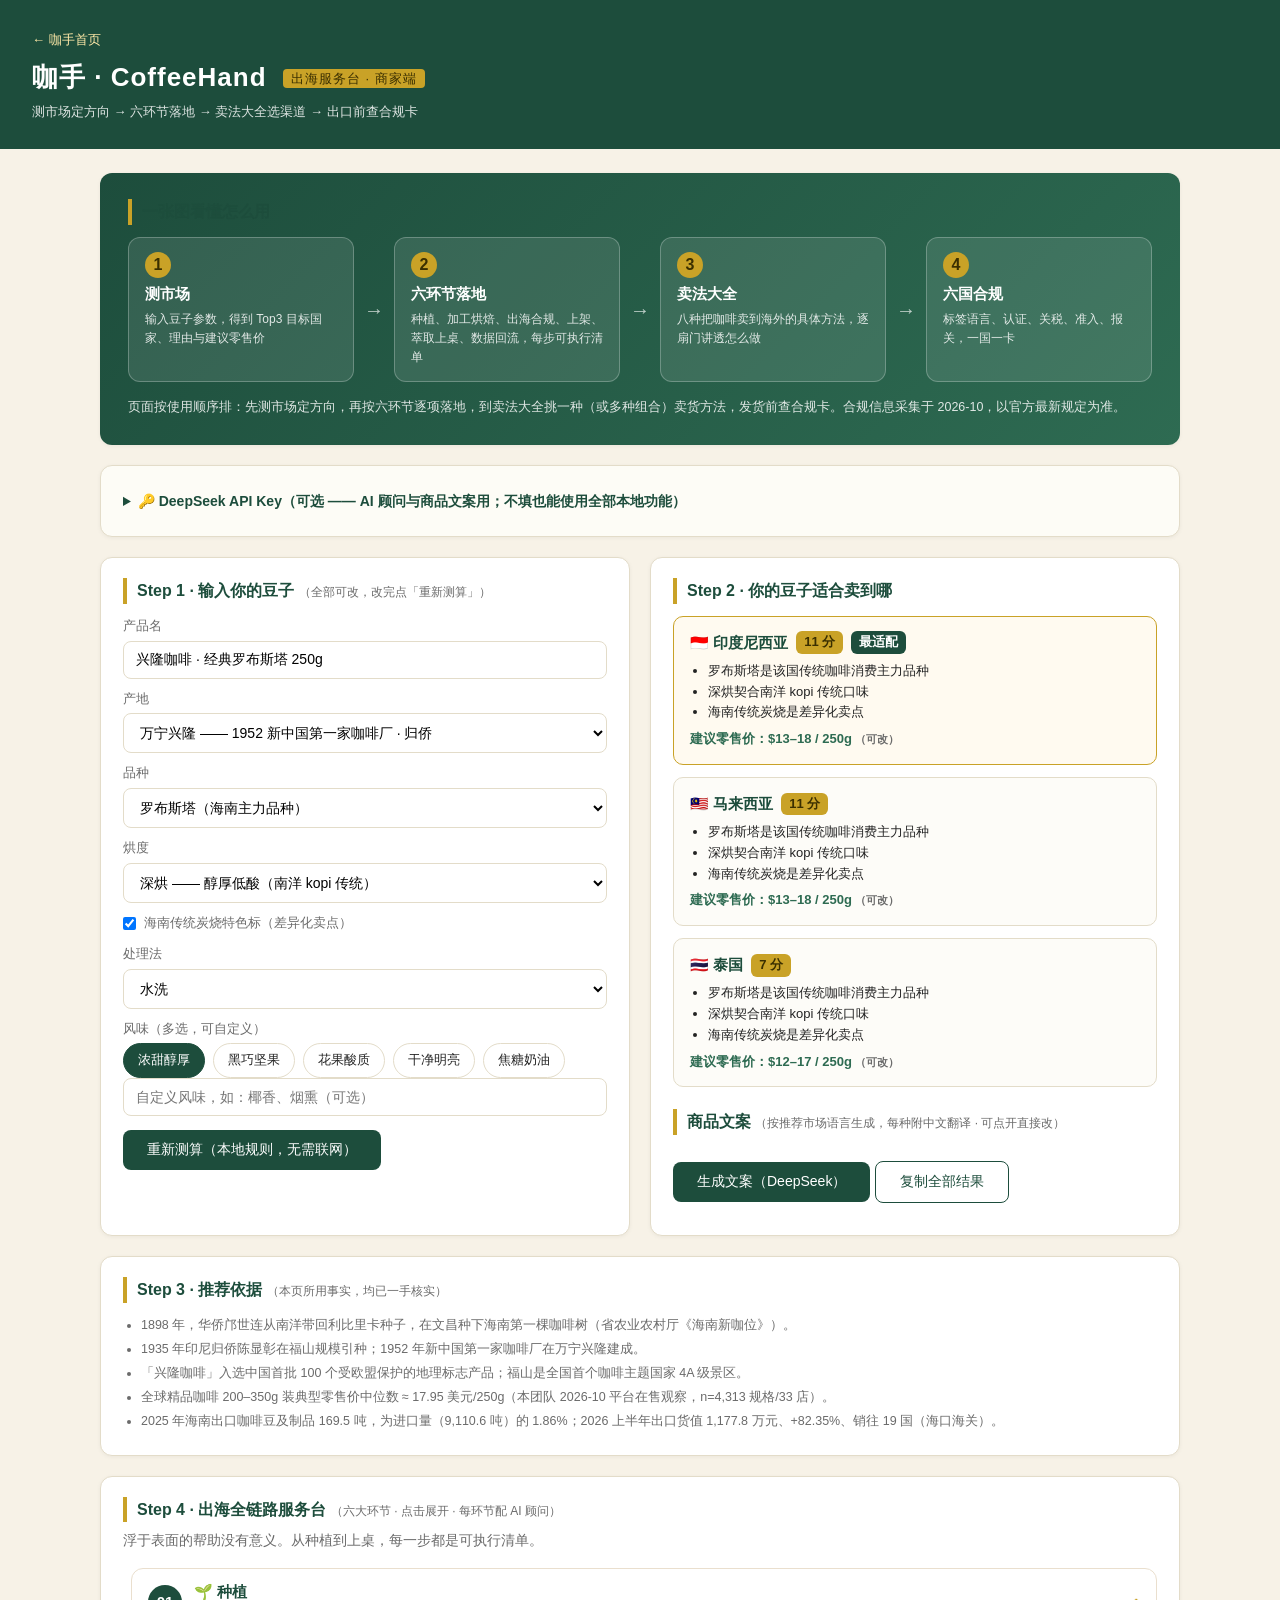
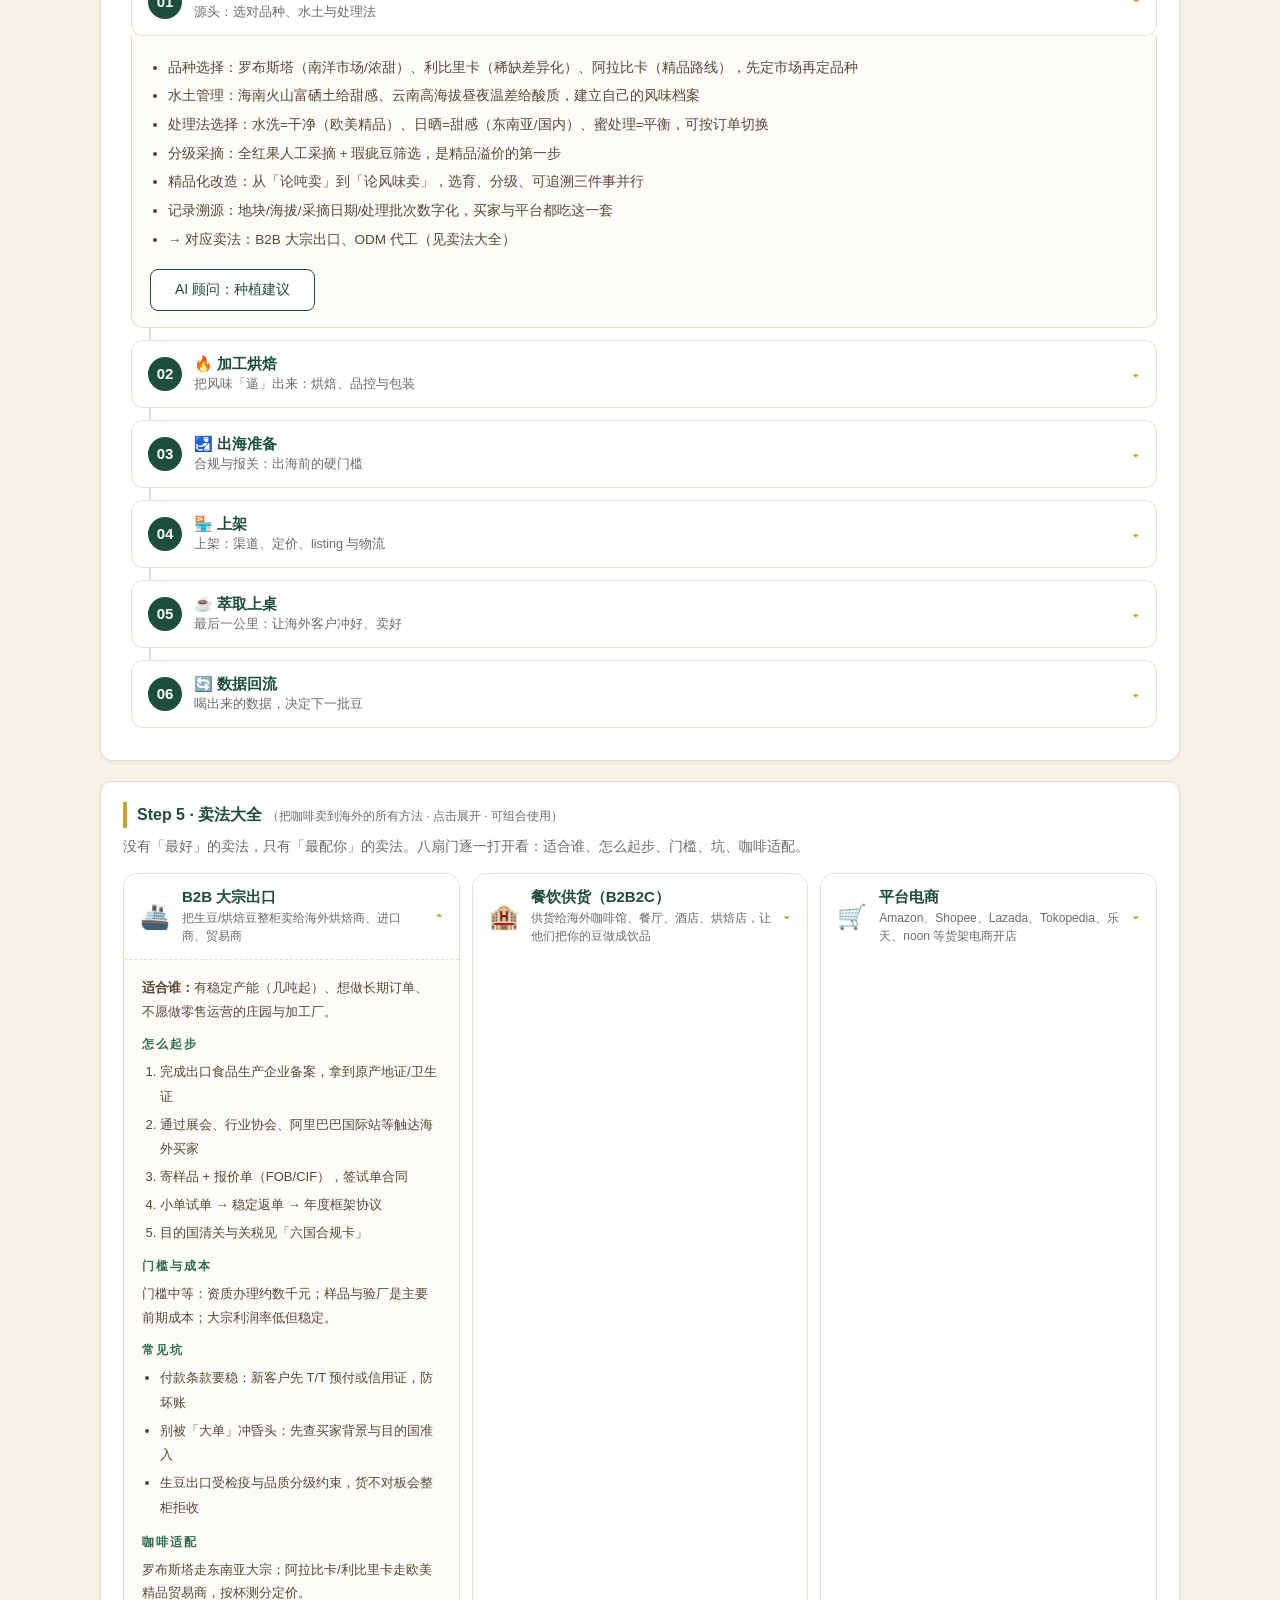
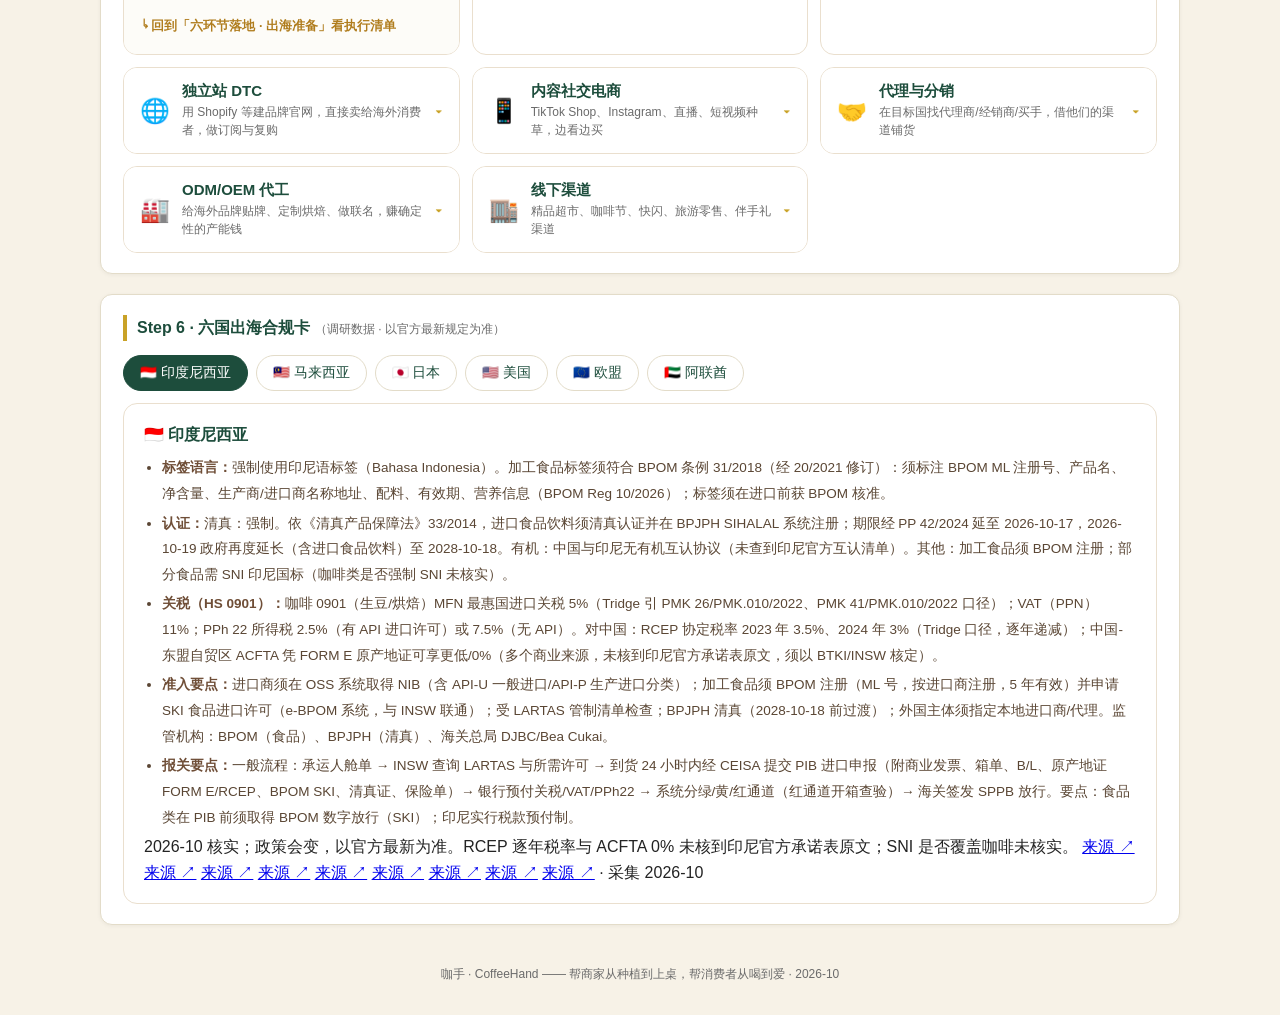
<file: market.html>
<!DOCTYPE html>
<html lang="zh-CN">
<head>
<meta charset="UTF-8">
<meta name="viewport" content="width=device-width, initial-scale=1.0">
<title>咖手 · 出海服务台（商家端）—— 从种植到上桌的全链路出海帮助</title>
<link rel="stylesheet" href="styles.css">
</head>
<body>
<header>
  <a class="home-link" href="index.html">← 咖手首页</a>
  <div class="brand">咖手 · CoffeeHand <span class="tag">出海服务台 · 商家端</span></div>
  <div class="sub">测市场定方向 → 六环节落地 → 卖法大全选渠道 → 出口前查合规卡</div>
</header>

<main class="wrap">
  <!-- 服务台总览 -->
  <section class="panel srv-hero">
    <h2 class="srv-title">一张图看懂怎么用</h2>
    <div class="srv-steps">
      <a href="#score" class="srv-step"><span class="srv-num">1</span><b>测市场</b><small>输入豆子参数，得到 Top3 目标国家、理由与建议零售价</small></a>
      <span class="srv-arrow">→</span>
      <a href="#chain" class="srv-step"><span class="srv-num">2</span><b>六环节落地</b><small>种植、加工烘焙、出海合规、上架、萃取上桌、数据回流，每步可执行清单</small></a>
      <span class="srv-arrow">→</span>
      <a href="#channels" class="srv-step"><span class="srv-num">3</span><b>卖法大全</b><small>八种把咖啡卖到海外的具体方法，逐扇门讲透怎么做</small></a>
      <span class="srv-arrow">→</span>
      <a href="#compliance" class="srv-step"><span class="srv-num">4</span><b>六国合规</b><small>标签语言、认证、关税、准入、报关，一国一卡</small></a>
    </div>
    <p class="srv-note">页面按使用顺序排：先测市场定方向，再按六环节逐项落地，到卖法大全挑一种（或多种组合）卖货方法，发货前查合规卡。合规信息采集于 2026-10，以官方最新规定为准。</p>
  </section>

  <!-- API 面板 -->
  <details class="panel api-panel">
    <summary>🔑 DeepSeek API Key（可选 —— AI 顾问与商品文案用；不填也能使用全部本地功能）</summary>
    <div class="api-row">
      <label for="apiKey">API Key（只存在你的浏览器，不会上传）</label>
      <input type="password" id="apiKey" placeholder="sk-..." autocomplete="off">
      <button class="btn ghost" id="btnTest" type="button">测试连接</button>
      <button class="btn ghost" id="btnSaveKey" type="button">保存</button>
      <span id="apiStatus" class="api-status">未配置</span>
    </div>
    <div class="api-row">
      <label for="model">模型</label>
      <select id="model">
        <option value="deepseek-flash" selected>deepseek-flash（快 · 便宜）</option>
        <option value="deepseek-v4-pro">deepseek-v4-pro（强 · 贵）</option>
      </select>
    </div>
  </details>

  <!-- Step 1+2：测市场 -->
  <div class="grid" id="score">
    <section class="panel">
      <h2>Step 1 · 输入你的豆子 <span class="hint">（全部可改，改完点「重新测算」）</span></h2>

      <label>产品名</label>
      <input type="text" id="pname" value="兴隆咖啡 · 经典罗布斯塔 250g">

      <label>产地</label>
      <select id="origin">
        <option value="xinglong" selected>万宁兴隆 —— 1952 新中国第一家咖啡厂 · 归侨</option>
        <option value="fushan">澄迈福山 —— 全国首个咖啡主题 4A 景区 · 火山富硒</option>
        <option value="wenchang">文昌 —— 1898 海南第一棵咖啡树 · 华侨邝世连</option>
      </select>

      <label>品种</label>
      <select id="variety">
        <option value="robusta" selected>罗布斯塔（海南主力品种）</option>
        <option value="liberica">利比里卡（1898 年带回的原始品种 · 稀缺）</option>
        <option value="blend">阿拉比卡拼配</option>
      </select>

      <label>烘度</label>
      <select id="roast">
        <option value="light">浅烘 —— 花果酸质</option>
        <option value="medium">中烘 —— 平衡</option>
        <option value="mediumdark">中深烘 —— 坚果焦糖</option>
        <option value="dark" selected>深烘 —— 醇厚低酸（南洋 kopi 传统）</option>
      </select>
      <label class="checkbox"><input type="checkbox" id="charcoal" checked> 海南传统炭烧特色标（差异化卖点）</label>

      <label>处理法</label>
      <select id="process">
        <option value="washed" selected>水洗</option>
        <option value="natural">日晒</option>
        <option value="honey">蜜处理</option>
      </select>

      <label>风味（多选，可自定义）</label>
      <div class="chips" id="flavors">
        <span class="chip on" data-f="浓甜醇厚">浓甜醇厚</span>
        <span class="chip" data-f="黑巧坚果">黑巧坚果</span>
        <span class="chip" data-f="花果酸质">花果酸质</span>
        <span class="chip" data-f="干净明亮">干净明亮</span>
        <span class="chip" data-f="焦糖奶油">焦糖奶油</span>
      </div>
      <input type="text" id="customFlavor" placeholder="自定义风味，如：椰香、烟熏（可选）">

      <button class="btn" id="btnScore" type="button">重新测算（本地规则，无需联网）</button>
    </section>

    <section class="panel">
      <h2>Step 2 · 你的豆子适合卖到哪</h2>
      <div id="scoreOut"><p class="placeholder">点左侧「重新测算」查看结果。</p></div>

      <h2 style="margin-top:22px">商品文案 <span class="hint">（按推荐市场语言生成，每种附中文翻译 · 可点开直接改）</span></h2>
      <button class="btn" id="btnGen" type="button">生成文案（DeepSeek）</button>
      <button class="btn ghost" id="btnCopy" type="button">复制全部结果</button>
      <div id="copyOut" class="placeholder" style="margin-top:12px"></div>
    </section>
  </div>

  <!-- Step 3：依据 -->
  <section class="panel">
    <h2>Step 3 · 推荐依据 <span class="hint">（本页所用事实，均已一手核实）</span></h2>
    <ul class="facts">
      <li>1898 年，华侨邝世连从南洋带回利比里卡种子，在文昌种下海南第一棵咖啡树（省农业农村厅《海南新咖位》）。</li>
      <li>1935 年印尼归侨陈显彰在福山规模引种；1952 年新中国第一家咖啡厂在万宁兴隆建成。</li>
      <li>「兴隆咖啡」入选中国首批 100 个受欧盟保护的地理标志产品；福山是全国首个咖啡主题国家 4A 级景区。</li>
      <li>全球精品咖啡 200–350g 装典型零售价中位数 ≈ 17.95 美元/250g（本团队 2026-10 平台在售观察，n=4,313 规格/33 店）。</li>
      <li>2025 年海南出口咖啡豆及制品 169.5 吨，为进口量（9,110.6 吨）的 1.86%；2026 上半年出口货值 1,177.8 万元、+82.35%、销往 19 国（海口海关）。</li>
    </ul>
  </section>

  <!-- Step 4：全链路服务台 -->
  <section class="panel" id="chain">
    <h2>Step 4 · 出海全链路服务台 <span class="hint">（六大环节 · 点击展开 · 每环节配 AI 顾问）</span></h2>
    <p class="stage-sub">浮于表面的帮助没有意义。从种植到上桌，每一步都是可执行清单。</p>
    <div id="chainService"></div>
  </section>

  <!-- Step 5：卖法大全 -->
  <section class="panel" id="channels">
    <h2>Step 5 · 卖法大全 <span class="hint">（把咖啡卖到海外的所有方法 · 点击展开 · 可组合使用）</span></h2>
    <p class="stage-sub">没有「最好」的卖法，只有「最配你」的卖法。八扇门逐一打开看：适合谁、怎么起步、门槛、坑、咖啡适配。</p>
    <div id="channelBox"></div>
  </section>

  <!-- Step 6：合规卡 -->
  <section class="panel" id="compliance">
    <h2>Step 6 · 六国出海合规卡 <span class="hint">（调研数据 · 以官方最新规定为准）</span></h2>
    <div id="complianceBox"><p class="placeholder">六国合规卡整理中（调研完成后自动点亮）。</p></div>
  </section>
</main>
<footer>咖手 · CoffeeHand —— 帮商家从种植到上桌，帮消费者从喝到爱 · 2026-10</footer>

<script src="chain.js"></script>
<script src="channels.js"></script>
<script src="compliance.js" onerror="window.COMPLIANCE=window.COMPLIANCE||[]"></script>
<script src="market.js"></script>
</body>
</html>
</file>
<file: styles.css>
:root{
  --green:#1d4d3c; --green2:#2e6b52; --cream:#f7f2e7; --gold:#c9a227;
  --ink:#232323; --muted:#6b6b6b; --card:#ffffff; --line:#e3dcc9;
}
*{box-sizing:border-box; margin:0; padding:0;}
body{font-family:"Segoe UI","Microsoft YaHei",sans-serif; background:var(--cream); color:var(--ink); line-height:1.6;}
header{background:var(--green); color:#fff; padding:26px 32px;}
header .brand{font-size:26px; font-weight:700; letter-spacing:1px;}
header .tag{font-size:13px; font-weight:400; background:var(--gold); color:#3a2f00; border-radius:4px; padding:2px 8px; margin-left:8px; vertical-align:middle;}
header .sub{font-size:13px; opacity:.85; margin-top:4px;}
.wrap{max-width:1120px; margin:24px auto; padding:0 20px;}
.grid{display:grid; grid-template-columns:1fr 1fr; gap:20px;}
@media (max-width:860px){.grid{grid-template-columns:1fr;}}
.panel{background:var(--card); border:1px solid var(--line); border-radius:12px; padding:20px 22px; margin-bottom:20px; box-shadow:0 1px 4px rgba(0,0,0,.05);}
.panel h2{font-size:16px; color:var(--green); margin-bottom:12px; border-left:4px solid var(--gold); padding-left:10px;}
.hint{font-size:12px; color:var(--muted); font-weight:400;}
label{font-size:13px; color:var(--muted); display:block; margin:10px 0 4px;}
label.checkbox{display:flex; align-items:center; gap:8px; margin:10px 0 4px; cursor:pointer;}
input[type=text],input[type=password],select{width:100%; padding:10px 12px; border:1px solid var(--line); border-radius:8px; font-size:14px; background:#fff;}
.chips{display:flex; flex-wrap:wrap; gap:8px;}
.chip{border:1px solid var(--line); border-radius:999px; padding:6px 14px; font-size:13px; cursor:pointer; user-select:none; background:#fff;}
.chip.on{background:var(--green); color:#fff; border-color:var(--green);}
.btn{background:var(--green); color:#fff; border:none; border-radius:8px; padding:11px 24px; font-size:14px; cursor:pointer; margin-top:14px;}
.btn:hover{background:var(--green2);}
.btn.ghost{background:#fff; color:var(--green); border:1px solid var(--green);}
.api-panel{background:#fdfcf6;}
.api-row{display:flex; align-items:center; gap:10px; flex-wrap:wrap;}
.api-row label{white-space:nowrap; margin:0;}
.api-row input[type=password]{flex:1; min-width:220px;}
.api-row select{width:auto;}
.api-status{font-size:13px; padding:3px 10px; border-radius:999px; background:#eee; color:var(--muted);}
.api-status.ok{background:#e5f4ea; color:#1d6b3c;}
.api-status.bad{background:#fbe5e5; color:#a23a2f;}
.placeholder{color:var(--muted); font-size:14px;}
.rank-card{border:1px solid var(--line); border-radius:10px; padding:14px 16px; margin-bottom:12px; background:#fdfcf8;}
.rank-card.top{border-color:var(--gold); background:#fffaf0;}
.rank-card h3{font-size:15px; color:var(--green); display:flex; align-items:center; gap:8px;}
.rank-card .score{font-size:13px; color:#3a2f00; background:var(--gold); border-radius:6px; padding:1px 8px;}
.rank-card ul{font-size:13px; margin:6px 0 0 18px;}
.rank-card .price{font-size:13px; color:var(--green2); margin-top:6px; font-weight:600;}
.edit-hint{font-size:11px; color:var(--muted);}
[contenteditable]{outline:1px dashed transparent; transition:outline .15s;}
[contenteditable]:hover{outline-color:var(--gold);}
[contenteditable]:focus{outline-color:var(--gold); background:#fffdf3;}
.copy-card{border:1px dashed var(--gold); border-radius:10px; padding:14px 16px; margin-top:12px; background:#fffaf0;}
.copy-card h4{color:var(--green); font-size:14px; margin-bottom:4px;}
.copy-card p{font-size:13px; margin:4px 0; white-space:pre-wrap;}
.facts{font-size:12.5px; color:var(--muted);}
.facts li{margin:4px 0 4px 18px;}
footer{text-align:center; color:var(--muted); font-size:12px; padding:16px 0 30px;}

/* ---------- 通用：返回链接 ---------- */
.home-link{display:inline-block; color:#ffe9a8; font-size:13px; text-decoration:none; margin-bottom:6px;}
.home-link:hover{color:#fff; text-decoration:underline;}

/* ---------- 首页 ---------- */
.hero{background:var(--green); color:#fff; text-align:center; padding:64px 24px 56px;}
.hero .brand{font-size:15px; letter-spacing:4px; opacity:.8; text-transform:uppercase;}
.hero h1{font-size:40px; margin:16px 0 12px; letter-spacing:2px;}
.hero .slogan{font-size:16px; opacity:.92; line-height:1.9;}
.doors{display:grid; grid-template-columns:1fr 1fr; gap:22px; margin-top:30px;}
@media (max-width:860px){.doors{grid-template-columns:1fr;}}
.door{display:block; background:var(--card); border:1px solid var(--line); border-radius:14px; padding:28px 26px; text-decoration:none; color:var(--ink); box-shadow:0 2px 10px rgba(0,0,0,.06); transition:transform .15s, box-shadow .15s;}
.door:hover{transform:translateY(-4px); box-shadow:0 8px 22px rgba(0,0,0,.12);}
.door .door-tag{display:inline-block; font-size:12px; color:#fff; background:var(--green); border-radius:999px; padding:4px 12px;}
.door.journey .door-tag{background:var(--gold); color:#3a2f00;}
.door h2{font-size:24px; color:var(--green); margin:14px 0 8px;}
.door p{font-size:14px; color:var(--muted); line-height:1.8; min-height:56px;}
.door-cta{display:inline-block; margin-top:14px; font-size:14px; font-weight:600; color:var(--green);}
.explain p{font-size:14px; line-height:1.9;}
.explain b{color:var(--green);}

/* ---------- 旅程：导航 ---------- */
.jnav{position:sticky; top:0; z-index:9; background:var(--cream); border-bottom:1px solid var(--line); display:flex; gap:6px; padding:10px 20px; flex-wrap:wrap;}
.jnav a{font-size:13px; text-decoration:none; color:var(--green); border:1px solid var(--line); border-radius:999px; padding:6px 16px; background:#fff;}
.jnav a:hover{background:var(--green); color:#fff;}

/* ---------- 旅程：阶段 ---------- */
.stage h2{font-size:20px;}
.st-num{display:inline-block; background:var(--gold); color:#3a2f00; border-radius:6px; font-size:13px; padding:2px 8px; margin-right:6px; vertical-align:middle;}
.stage-sub{font-size:13.5px; color:var(--muted); margin:-4px 0 16px;}

/* 第一杯 */
.q-card{border:1px solid var(--line); border-radius:10px; padding:16px 18px; margin-bottom:14px; background:#fdfcf8;}
.q-card h3{font-size:15px; color:var(--green); margin-bottom:10px;}
.q-opts{display:flex; flex-wrap:wrap; gap:10px;}
.q-opt{border:1px solid var(--line); border-radius:999px; padding:9px 20px; font-size:14px; background:#fff; cursor:pointer;}
.q-opt:hover{border-color:var(--green);}
.q-opt.sel{background:var(--green); color:#fff; border-color:var(--green);}
.first-cup-card{margin-top:18px; border:2px solid var(--gold); border-radius:12px; padding:22px 24px; background:#fffaf0;}
.fc-title{font-size:12px; letter-spacing:3px; color:#3a2f00; background:var(--gold); display:inline-block; border-radius:4px; padding:2px 10px; margin-bottom:10px;}
.first-cup-card h3{font-size:22px; color:var(--green); margin-bottom:6px;}
.badge{font-size:12px; background:var(--green); color:#fff; border-radius:999px; padding:3px 10px; vertical-align:middle;}
.fc-desc{font-size:15px; margin:8px 0;}
.fc-meta span{display:inline-block; border:1px solid var(--green); color:var(--green); border-radius:999px; font-size:12.5px; padding:3px 12px; margin-right:8px;}
.fc-why{font-size:13.5px; color:var(--ink); margin-top:10px; line-height:1.8;}
.fc-hint{font-size:12px; color:var(--muted); margin-top:10px;}

/* 风味地图 */
.flavor-axes{display:grid; grid-template-columns:repeat(4,1fr); gap:12px;}
@media (max-width:640px){.flavor-axes{grid-template-columns:repeat(2,1fr);}}
.axis{border:1px solid var(--line); border-radius:12px; padding:18px 10px; font-size:20px; font-weight:700; background:#fff; cursor:pointer; color:var(--ink);}
.axis small{font-weight:400; font-size:12px; color:var(--muted);}
.axis.on{background:var(--green); color:#fff; border-color:var(--green);}
.axis.on small{color:#d9e8de;}
.flavor-panel{margin-top:16px;}
.flavor-blurb{font-size:14px; color:var(--muted); margin-bottom:10px;}
.flavor-item{border-left:3px solid var(--gold); background:#fdfcf6; border-radius:0 8px 8px 0; padding:10px 14px; margin-bottom:8px; font-size:14px;}
.flavor-item b{color:var(--green);}
.beans{display:block; font-size:12.5px; color:var(--muted); margin-top:2px;}
.bean-link{color:var(--green2); text-decoration:none; border-bottom:1px dashed var(--gold); font-weight:600;}
.bean-link:hover{color:var(--gold);}
.fc-link{margin-top:12px; font-size:14px;}

/* 含义 */
.meaning-list{display:grid; gap:14px;}
.meaning-card{border:1px solid var(--line); border-radius:12px; padding:18px 20px; background:#fdfcf8;}
.meaning-card.hn{border-color:var(--gold); background:#fffaf0;}
.meaning-card.final{background:var(--green); color:#fff; border-color:var(--green);}
.meaning-card.final b{color:#ffe9a8;}
.m-time{font-size:12px; letter-spacing:2px; color:var(--green2); font-weight:600; margin-bottom:4px;}
.meaning-card.final .m-time{color:#ffe9a8;}
.meaning-card h3{font-size:16px; color:var(--green); margin-bottom:6px;}
.meaning-card.final h3{color:#fff;}
.meaning-card p{font-size:13.5px; line-height:1.9; color:var(--ink);}
.meaning-card.final p{color:#eef3ee;}

/* 人格卡 */
.persona-card{max-width:460px; margin:0 auto; background:var(--green); color:#fff; border-radius:16px; padding:30px 32px; text-align:center; box-shadow:0 8px 24px rgba(29,77,60,.35);}
.p-brand{font-size:12px; letter-spacing:4px; opacity:.8;}
.p-name{font-size:32px; font-weight:700; margin:18px 0 10px; color:#ffe9a8;}
.p-motto{font-size:15px; font-style:italic; opacity:.95; margin-bottom:20px;}
.p-row{display:flex; justify-content:space-between; gap:12px; font-size:14px; padding:9px 0; border-top:1px solid rgba(255,255,255,.18); text-align:left;}
.p-row span{opacity:.7;}
.p-row b{font-weight:600; text-align:right;}
.p-ai{font-size:13.5px; line-height:1.9; margin-top:20px; border:1px dashed rgba(255,255,255,.4); border-radius:10px; padding:14px; text-align:left; min-height:52px;}
.p-actions{max-width:460px; margin:18px auto 0; display:flex; gap:10px; flex-wrap:wrap; justify-content:center;}
.p-actions .btn{margin-top:0;}
#aiKeyRow{max-width:460px; margin:0 auto;}
#aiKeyRow input{width:100%;}
/* 从豆到杯 */
.chain-steps { display:flex; gap:10px; flex-wrap:wrap; margin:18px 0; }
.chain-step { flex:1 1 130px; background:#fff; border:1px solid #d8c6ae; border-radius:14px; padding:12px 8px; cursor:pointer; font-size:13px; color:#6b543f; transition:.15s; }
.chain-step.on { background:#6f4e37; color:#fff; border-color:#6f4e37; }
.chain-step span { font-weight:bold; }
#chainDetail h3 { color:#6f4e37; margin:8px 0 6px; }
.chain-story { line-height:1.9; color:#4a3728; }
.chain-facts { margin-top:10px; }
.chain-fact { background:#f3e5d0; color:#7a4f2a; border-radius:10px; padding:8px 12px; margin:6px 0; font-size:13px; }
/* 出海服务台 v2 */
.srv-hero{background:linear-gradient(135deg,var(--green),var(--green2)); color:#fff; border:none; padding:26px 28px;}
.srv-title{font-size:20px; margin-bottom:16px; color:#fff; border-left:4px solid var(--gold); padding-left:10px;}
.srv-steps{display:flex; align-items:stretch; gap:10px; flex-wrap:wrap;}
.srv-step{flex:1 1 180px; background:rgba(255,255,255,.1); border:1px solid rgba(255,255,255,.25); border-radius:12px; padding:14px 16px; color:#fff; text-decoration:none; display:flex; flex-direction:column; gap:4px;}
.srv-step:hover{background:rgba(255,255,255,.18);}
.srv-num{display:inline-block; width:26px; height:26px; line-height:26px; text-align:center; background:var(--gold); color:#3a2f00; border-radius:50%; font-weight:700;}
.srv-step b{font-size:15px;}
.srv-step small{font-size:12px; opacity:.85; line-height:1.6;}
.srv-arrow{align-self:center; font-size:20px; opacity:.7;}
.srv-note{font-size:12.5px; opacity:.85; margin-top:14px; line-height:1.8;}
details.api-panel summary{cursor:pointer; font-size:14px; color:var(--green); font-weight:600; padding:4px 0;}
details.api-panel[open] summary{margin-bottom:12px;}
/* 六环节折叠时间线 */
.chain-timeline{position:relative; margin-top:16px; padding-left:8px;}
.chain-timeline::before{content:""; position:absolute; left:26px; top:8px; bottom:8px; width:2px; background:var(--line);}
.chain-acc{position:relative; margin-bottom:12px;}
.acc-head{display:flex; align-items:center; gap:12px; width:100%; background:#fff; border:1px solid #eadfce; border-radius:12px; padding:14px 16px; cursor:pointer; font-size:15px; color:var(--green); text-align:left; transition:.15s;}
.acc-head:hover{border-color:var(--gold);}
.acc-num{width:34px; height:34px; line-height:34px; text-align:center; border-radius:50%; background:var(--green); color:#fff; font-weight:700; flex:none;}
.acc-title{flex:1; font-weight:700;}
.acc-title small{display:block; font-weight:400; font-size:12.5px; color:var(--muted); margin-top:2px;}
.acc-arrow{transition:transform .2s; color:var(--gold);}
.chain-acc.open .acc-arrow{transform:rotate(180deg);}
.acc-body{display:none; background:#fdfcf8; border:1px solid var(--line); border-top:none; border-radius:0 0 12px 12px; padding:16px 18px;}
.chain-acc.open .acc-body{display:block;}
.acc-list{font-size:13.5px; color:#5a4634; line-height:1.9; margin-left:18px;}
.acc-list li{margin:3px 0;}
/* 六国合规标签页 */
.comp-tabs{display:flex; gap:8px; flex-wrap:wrap; margin:14px 0 12px;}
.comp-tab{border:1px solid var(--line); background:#fff; border-radius:999px; padding:8px 16px; font-size:13.5px; cursor:pointer; color:var(--green);}
.comp-tab.on{background:var(--green); color:#fff; border-color:var(--green);}
.comp-panel{display:none; background:#fff; border:1px solid #eadfce; border-radius:14px; padding:18px 20px;}
.comp-panel.on{display:block;}
.comp-panel h4{color:var(--green); font-size:16px; margin-bottom:8px;}
.comp-list{font-size:13.5px; color:#5a4634; line-height:1.9; margin-left:18px;}
.comp-list li{margin:4px 0;}
.comp-list b{color:#6f4e37;}
/* 卖法大全 */
.chn-grid{display:grid; grid-template-columns:repeat(auto-fit,minmax(300px,1fr)); gap:12px; margin-top:16px;}
.chn-card{background:#fff; border:1px solid #eadfce; border-radius:14px; overflow:hidden;}
.chn-head{display:flex; align-items:center; gap:12px; width:100%; background:#fff; border:none; padding:14px 16px; cursor:pointer; font-size:15px; color:var(--green); text-align:left; transition:.15s;}
.chn-head:hover{background:#fdf9f0;}
.chn-icon{font-size:24px; flex:none;}
.chn-name{flex:1; font-weight:700;}
.chn-name small{display:block; font-weight:400; font-size:12px; color:var(--muted); margin-top:2px; line-height:1.5;}
.chn-arrow{transition:transform .2s; color:var(--gold);}
.chn-card.open .chn-arrow{transform:rotate(180deg);}
.chn-body{display:none; background:#fdfcf8; border-top:1px dashed #eadfce; padding:16px 18px;}
.chn-card.open .chn-body{display:block;}
.chn-fit{font-size:13px; color:#5a4634; line-height:1.8; margin-bottom:10px;}
.chn-sub{font-size:12px; letter-spacing:2px; color:var(--green2); font-weight:700; margin:12px 0 6px;}
.chn-steps,.chn-traps{font-size:13px; color:#5a4634; line-height:1.9; margin-left:18px;}
.chn-steps li,.chn-traps li{margin:3px 0;}
.chn-cost,.chn-coffee{font-size:13px; color:#5a4634; line-height:1.8;}
.chn-link{display:inline-block; margin-top:12px; font-size:12.5px; color:var(--gold-dark, #b07d1e); font-weight:600; text-decoration:none;}
.chn-link:hover{text-decoration:underline;}
/* 商品文案卡（目标语言 + 中文翻译） */
.mkt-tag{float:right; font-size:12px; font-weight:400; color:var(--green2); background:#fdf6e8; border-radius:999px; padding:2px 10px; margin-top:2px;}
.zh-block{margin-top:12px; padding:10px 14px; background:#f6f2ea; border-left:3px solid var(--gold, #d9a441); border-radius:8px; font-size:13px;}
.zh-block b{color:#8a6d3b;}
.zh-block p{margin:4px 0; line-height:1.8; color:#5a4634;}
.zh-block p.zh{margin-left:6px;}
</file>
